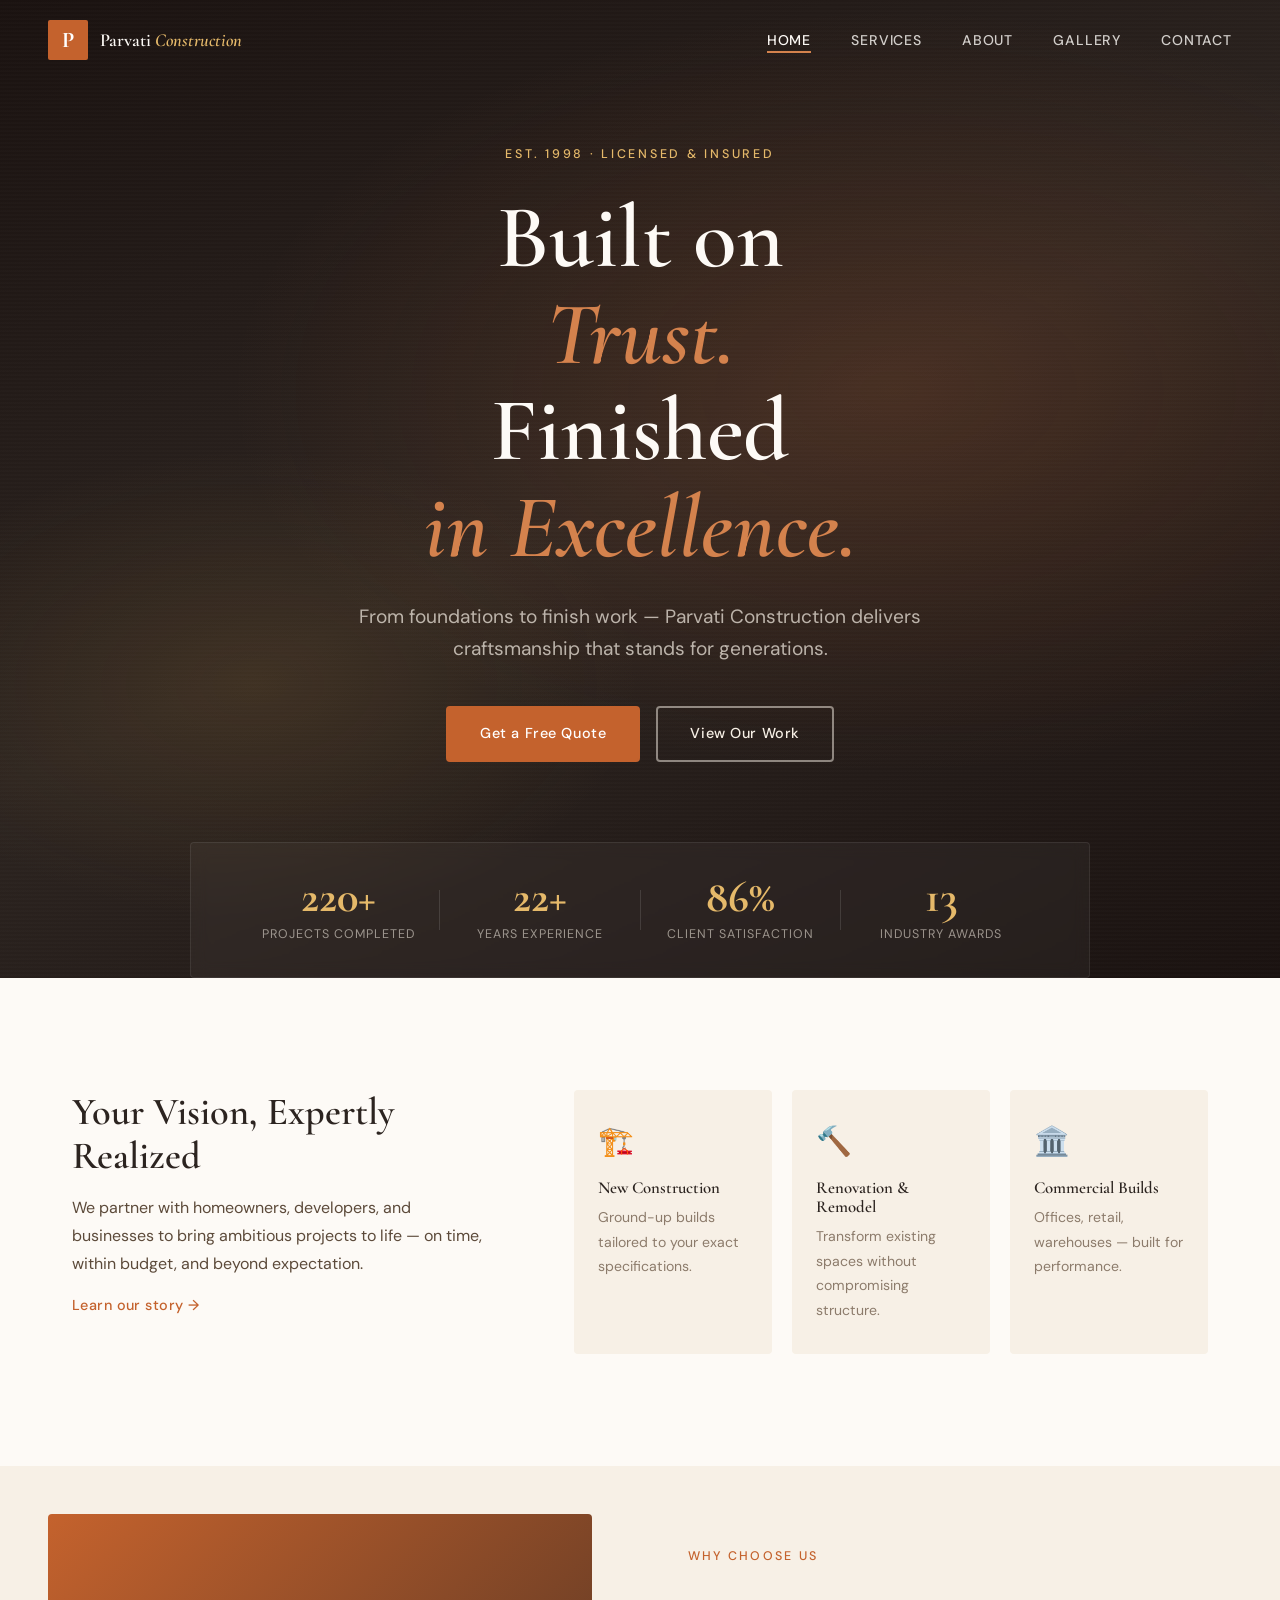
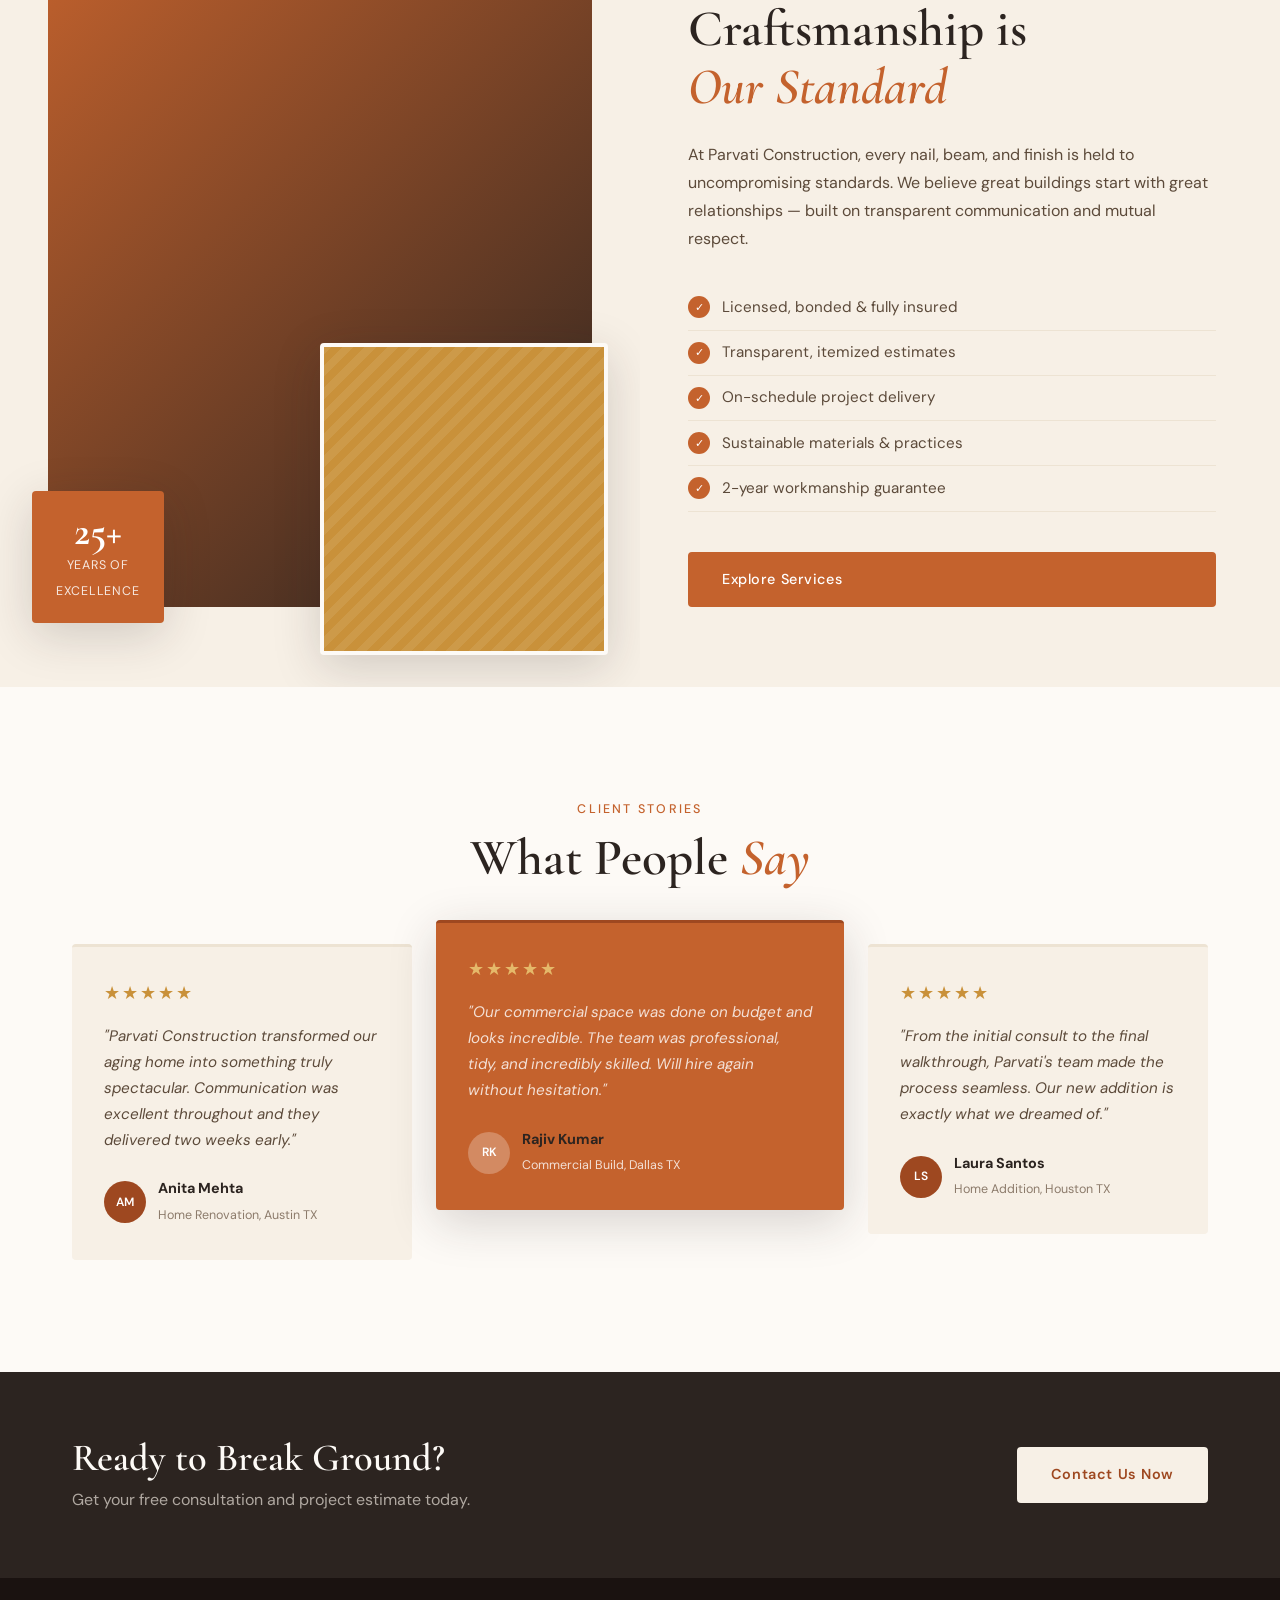
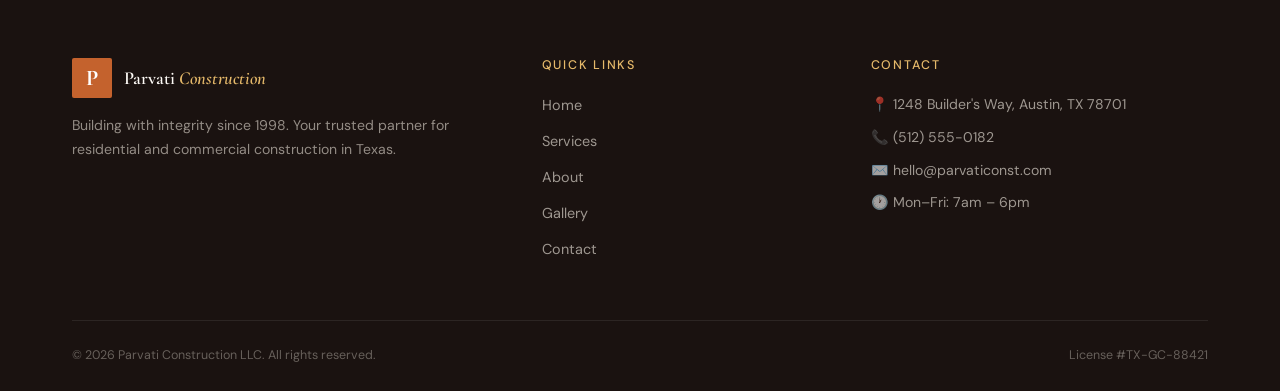
<file: index.html>
<!DOCTYPE html>
<html lang="en">
<head>
  <meta charset="UTF-8" />
  <meta name="viewport" content="width=device-width, initial-scale=1.0"/>
  <title>Parvati Construction – Building with Purpose</title>
  <link rel="stylesheet" href="style.css"/>
  <link href="https://fonts.googleapis.com/css2?family=Cormorant+Garamond:wght@400;500;600;700&family=DM+Sans:wght@300;400;500&display=swap" rel="stylesheet"/>
</head>
<body>

  <!-- NAV -->
  <nav class="nav" id="nav">
    <a href="index.html" class="nav-logo">
      <span class="logo-mark">P</span>
      <span class="logo-text">Parvati <em>Construction</em></span>
    </a>
    <button class="nav-toggle" id="navToggle" aria-label="Menu">
      <span></span><span></span><span></span>
    </button>
    <ul class="nav-links" id="navLinks">
      <li><a href="index.html" class="active">Home</a></li>
      <li><a href="services.html">Services</a></li>
      <li><a href="about.html">About</a></li>
      <li><a href="gallery.html">Gallery</a></li>
      <li><a href="contact.html">Contact</a></li>
    </ul>
  </nav>

  <!-- HERO -->
  <section class="hero">
    <div class="hero-bg">
      <div class="hero-texture"></div>
    </div>
    <div class="hero-content">
      <p class="hero-eyebrow reveal">Est. 1998 · Licensed & Insured</p>
      <h1 class="hero-title reveal">
        <span>Built on</span>
        <em>Trust.</em>
        <span>Finished</span>
        <em>in Excellence.</em>
      </h1>
      <p class="hero-sub reveal">From foundations to finish work — Parvati Construction delivers craftsmanship that stands for generations.</p>
      <div class="hero-cta reveal">
        <a href="contact.html" class="btn btn-primary">Get a Free Quote</a>
        <a href="gallery.html" class="btn btn-ghost">View Our Work</a>
      </div>
    </div>
    <div class="hero-stat-bar reveal">
      <div class="stat"><strong>250+</strong><span>Projects Completed</span></div>
      <div class="stat-divider"></div>
      <div class="stat"><strong>25+</strong><span>Years Experience</span></div>
      <div class="stat-divider"></div>
      <div class="stat"><strong>98%</strong><span>Client Satisfaction</span></div>
      <div class="stat-divider"></div>
      <div class="stat"><strong>15</strong><span>Industry Awards</span></div>
    </div>
  </section>

  <!-- INTRO STRIP -->
  <section class="intro-strip">
    <div class="container">
      <div class="intro-strip-inner">
        <div class="intro-strip-text reveal">
          <h2>Your Vision, Expertly Realized</h2>
          <p>We partner with homeowners, developers, and businesses to bring ambitious projects to life — on time, within budget, and beyond expectation.</p>
          <a href="about.html" class="link-arrow">Learn our story →</a>
        </div>
        <div class="intro-strip-cards">
          <div class="intro-card reveal" style="--d:0.1s">
            <div class="intro-card-icon">🏗️</div>
            <h3>New Construction</h3>
            <p>Ground-up builds tailored to your exact specifications.</p>
          </div>
          <div class="intro-card reveal" style="--d:0.2s">
            <div class="intro-card-icon">🔨</div>
            <h3>Renovation & Remodel</h3>
            <p>Transform existing spaces without compromising structure.</p>
          </div>
          <div class="intro-card reveal" style="--d:0.3s">
            <div class="intro-card-icon">🏛️</div>
            <h3>Commercial Builds</h3>
            <p>Offices, retail, warehouses — built for performance.</p>
          </div>
        </div>
      </div>
    </div>
  </section>

  <!-- FEATURE SECTION -->
  <section class="feature-section">
    <div class="feature-image-col">
      <div class="feature-img-stack">
        <div class="feature-img feature-img-1"></div>
        <div class="feature-img feature-img-2"></div>
        <div class="feature-badge">
          <strong>25+</strong>
          <span>Years of<br>Excellence</span>
        </div>
      </div>
    </div>
    <div class="feature-text-col">
      <p class="section-eyebrow reveal">Why Choose Us</p>
      <h2 class="section-title reveal">Craftsmanship is<br><em>Our Standard</em></h2>
      <p class="reveal">At Parvati Construction, every nail, beam, and finish is held to uncompromising standards. We believe great buildings start with great relationships — built on transparent communication and mutual respect.</p>
      <ul class="feature-list">
        <li class="reveal" style="--d:0.1s"><span class="check">✓</span> Licensed, bonded & fully insured</li>
        <li class="reveal" style="--d:0.2s"><span class="check">✓</span> Transparent, itemized estimates</li>
        <li class="reveal" style="--d:0.3s"><span class="check">✓</span> On-schedule project delivery</li>
        <li class="reveal" style="--d:0.4s"><span class="check">✓</span> Sustainable materials & practices</li>
        <li class="reveal" style="--d:0.5s"><span class="check">✓</span> 2-year workmanship guarantee</li>
      </ul>
      <a href="services.html" class="btn btn-primary reveal" style="--d:0.6s">Explore Services</a>
    </div>
  </section>

  <!-- TESTIMONIALS -->
  <section class="testimonials">
    <div class="container">
      <p class="section-eyebrow reveal center">Client Stories</p>
      <h2 class="section-title reveal center">What People <em>Say</em></h2>
      <div class="testimonial-grid">
        <div class="testimonial-card reveal" style="--d:0.1s">
          <div class="stars">★★★★★</div>
          <p>"Parvati Construction transformed our aging home into something truly spectacular. Communication was excellent throughout and they delivered two weeks early."</p>
          <div class="testimonial-author">
            <div class="author-avatar">AM</div>
            <div>
              <strong>Anita Mehta</strong>
              <span>Home Renovation, Austin TX</span>
            </div>
          </div>
        </div>
        <div class="testimonial-card reveal featured-testimonial" style="--d:0.2s">
          <div class="stars">★★★★★</div>
          <p>"Our commercial space was done on budget and looks incredible. The team was professional, tidy, and incredibly skilled. Will hire again without hesitation."</p>
          <div class="testimonial-author">
            <div class="author-avatar">RK</div>
            <div>
              <strong>Rajiv Kumar</strong>
              <span>Commercial Build, Dallas TX</span>
            </div>
          </div>
        </div>
        <div class="testimonial-card reveal" style="--d:0.3s">
          <div class="stars">★★★★★</div>
          <p>"From the initial consult to the final walkthrough, Parvati's team made the process seamless. Our new addition is exactly what we dreamed of."</p>
          <div class="testimonial-author">
            <div class="author-avatar">LS</div>
            <div>
              <strong>Laura Santos</strong>
              <span>Home Addition, Houston TX</span>
            </div>
          </div>
        </div>
      </div>
    </div>
  </section>

  <!-- CTA BAND -->
  <section class="cta-band">
    <div class="container">
      <div class="cta-band-inner reveal">
        <div>
          <h2>Ready to Break Ground?</h2>
          <p>Get your free consultation and project estimate today.</p>
        </div>
        <a href="contact.html" class="btn btn-light">Contact Us Now</a>
      </div>
    </div>
  </section>

  <!-- FOOTER -->
  <footer class="footer">
    <div class="container">
      <div class="footer-grid">
        <div class="footer-brand">
          <div class="nav-logo">
            <span class="logo-mark">P</span>
            <span class="logo-text">Parvati <em>Construction</em></span>
          </div>
          <p>Building with integrity since 1998. Your trusted partner for residential and commercial construction in Texas.</p>
        </div>
        <div class="footer-links">
          <h4>Quick Links</h4>
          <ul>
            <li><a href="index.html">Home</a></li>
            <li><a href="services.html">Services</a></li>
            <li><a href="about.html">About</a></li>
            <li><a href="gallery.html">Gallery</a></li>
            <li><a href="contact.html">Contact</a></li>
          </ul>
        </div>
        <div class="footer-contact">
          <h4>Contact</h4>
          <p>📍 1248 Builder's Way, Austin, TX 78701</p>
          <p>📞 (512) 555-0182</p>
          <p>✉️ hello@parvaticonst.com</p>
          <p>🕐 Mon–Fri: 7am – 6pm</p>
        </div>
      </div>
      <div class="footer-bottom">
        <p>© 2026 Parvati Construction LLC. All rights reserved.</p>
        <p>License #TX-GC-88421</p>
      </div>
    </div>
  </footer>

  <script src="main.js"></script>
</body>
</html>
</file>
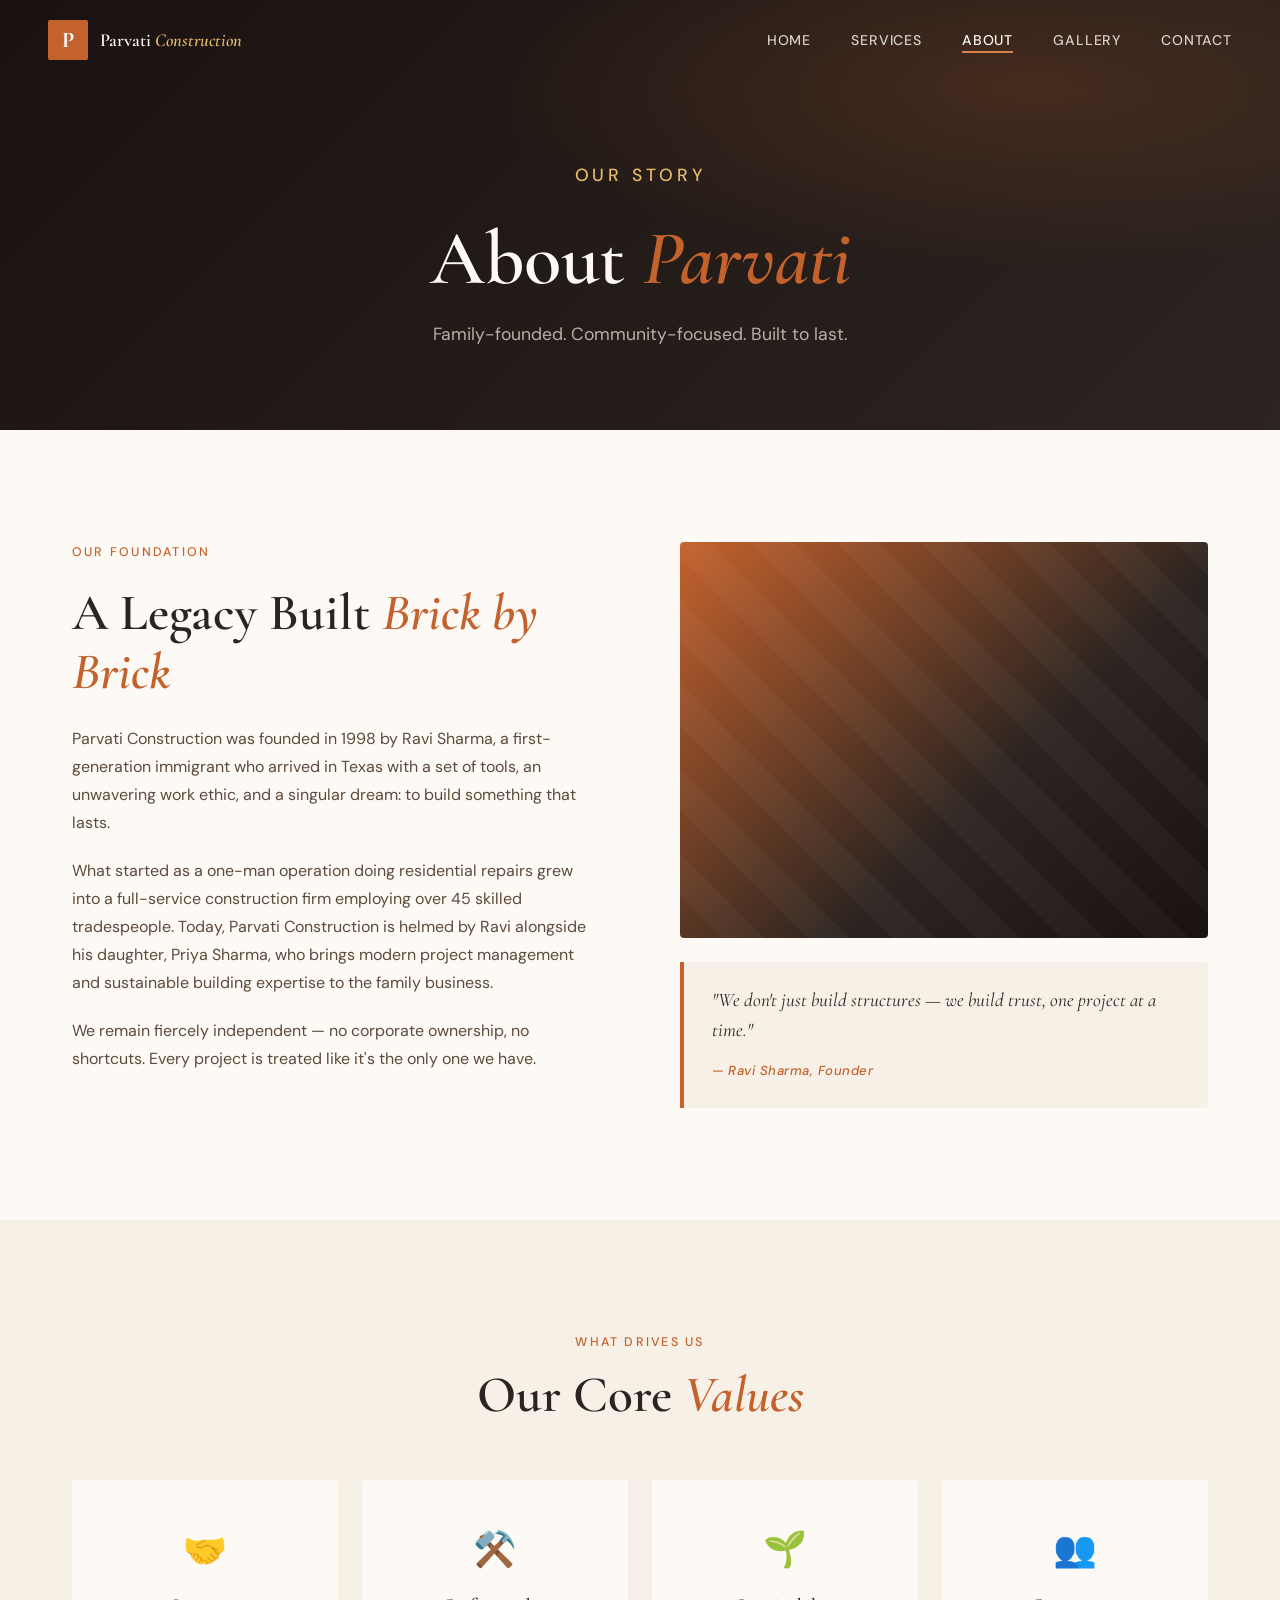
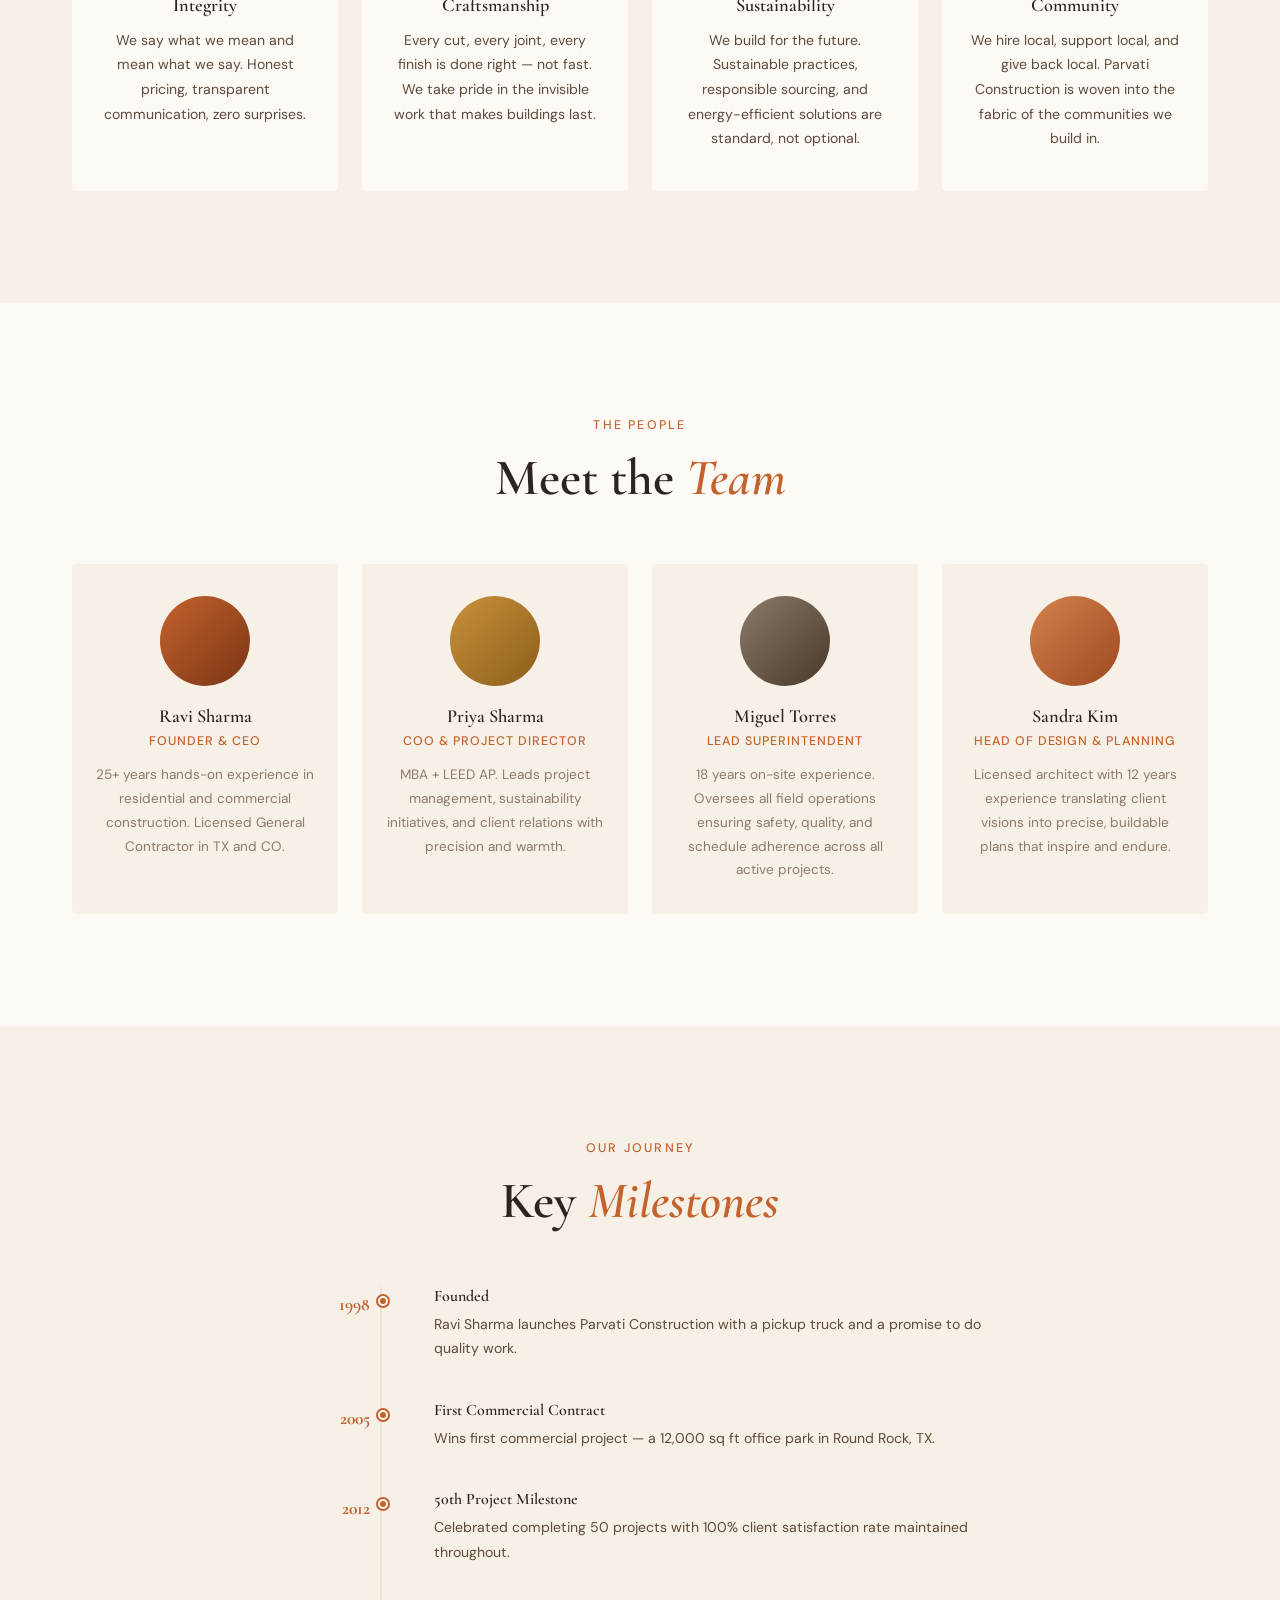
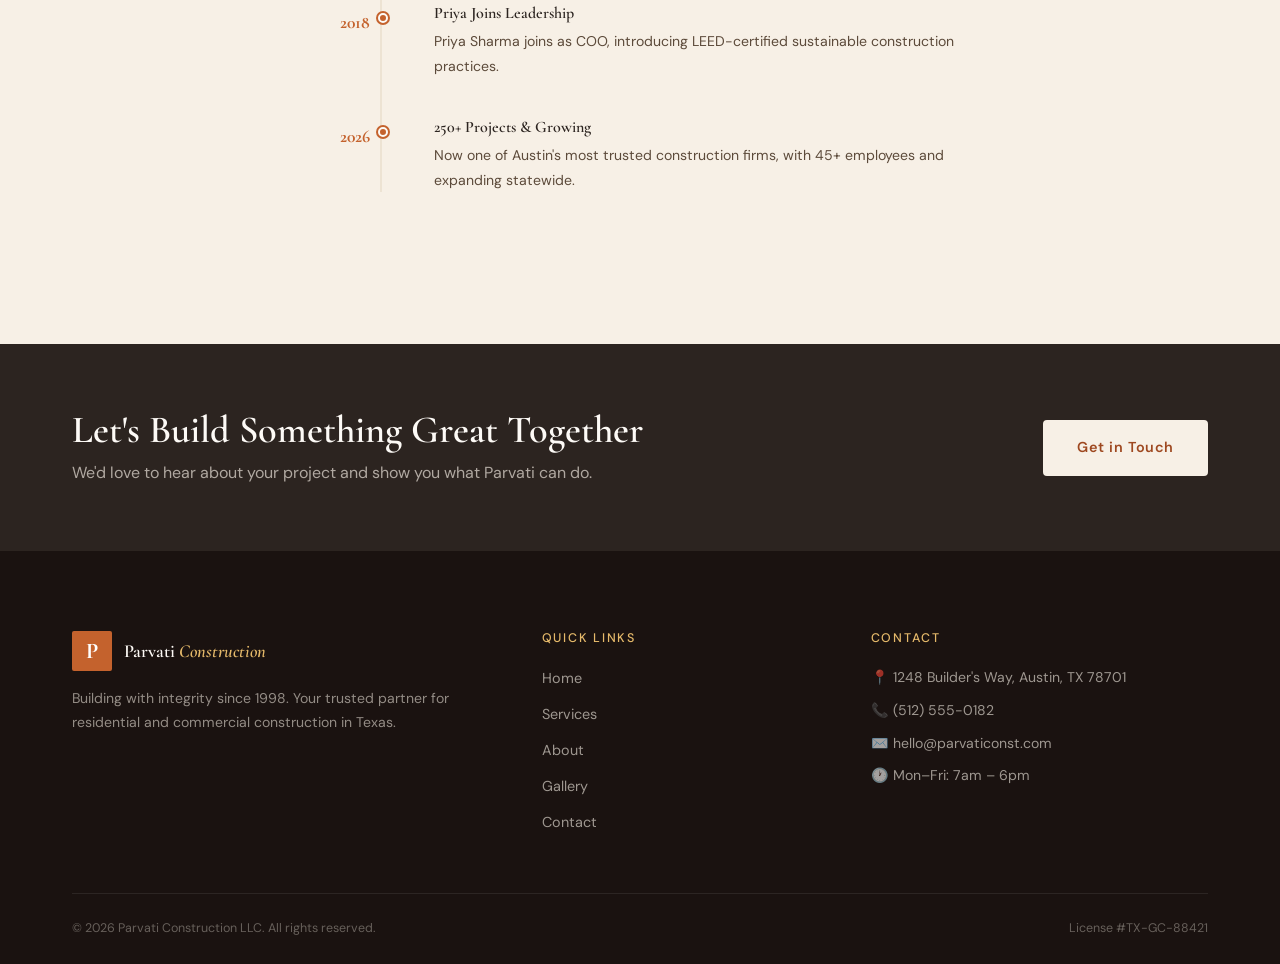
<file: about.html>
<!DOCTYPE html>
<html lang="en">
<head>
  <meta charset="UTF-8" />
  <meta name="viewport" content="width=device-width, initial-scale=1.0"/>
  <title>About – Parvati Construction</title>
  <link rel="stylesheet" href="style.css"/>
  <link href="https://fonts.googleapis.com/css2?family=Cormorant+Garamond:wght@400;500;600;700&family=DM+Sans:wght@300;400;500&display=swap" rel="stylesheet"/>
</head>
<body>

  <nav class="nav" id="nav">
    <a href="index.html" class="nav-logo">
      <span class="logo-mark">P</span>
      <span class="logo-text">Parvati <em>Construction</em></span>
    </a>
    <button class="nav-toggle" id="navToggle" aria-label="Menu">
      <span></span><span></span><span></span>
    </button>
    <ul class="nav-links" id="navLinks">
      <li><a href="index.html">Home</a></li>
      <li><a href="services.html">Services</a></li>
      <li><a href="about.html" class="active">About</a></li>
      <li><a href="gallery.html">Gallery</a></li>
      <li><a href="contact.html">Contact</a></li>
    </ul>
  </nav>

  <section class="page-hero">
    <div class="page-hero-content">
      <p class="hero-eyebrow reveal">Our Story</p>
      <h1 class="reveal">About <em>Parvati</em></h1>
      <p class="reveal">Family-founded. Community-focused. Built to last.</p>
    </div>
  </section>

  <!-- STORY SECTION -->
  <section class="about-story">
    <div class="container">
      <div class="about-story-grid">
        <div class="about-text">
          <p class="section-eyebrow reveal">Our Foundation</p>
          <h2 class="section-title reveal">A Legacy Built <em>Brick by Brick</em></h2>
          <p class="reveal">Parvati Construction was founded in 1998 by Ravi Sharma, a first-generation immigrant who arrived in Texas with a set of tools, an unwavering work ethic, and a singular dream: to build something that lasts.</p>
          <p class="reveal">What started as a one-man operation doing residential repairs grew into a full-service construction firm employing over 45 skilled tradespeople. Today, Parvati Construction is helmed by Ravi alongside his daughter, Priya Sharma, who brings modern project management and sustainable building expertise to the family business.</p>
          <p class="reveal">We remain fiercely independent — no corporate ownership, no shortcuts. Every project is treated like it's the only one we have.</p>
        </div>
        <div class="about-image-col reveal">
          <div class="about-img-main"></div>
          <div class="about-quote-block">
            <blockquote>"We don't just build structures — we build trust, one project at a time."</blockquote>
            <cite>— Ravi Sharma, Founder</cite>
          </div>
        </div>
      </div>
    </div>
  </section>

  <!-- VALUES -->
  <section class="values-section">
    <div class="container">
      <p class="section-eyebrow reveal center">What Drives Us</p>
      <h2 class="section-title reveal center">Our Core <em>Values</em></h2>
      <div class="values-grid">
        <div class="value-card reveal" style="--d:0.05s">
          <div class="value-icon">🤝</div>
          <h3>Integrity</h3>
          <p>We say what we mean and mean what we say. Honest pricing, transparent communication, zero surprises.</p>
        </div>
        <div class="value-card reveal" style="--d:0.15s">
          <div class="value-icon">⚒️</div>
          <h3>Craftsmanship</h3>
          <p>Every cut, every joint, every finish is done right — not fast. We take pride in the invisible work that makes buildings last.</p>
        </div>
        <div class="value-card reveal" style="--d:0.25s">
          <div class="value-icon">🌱</div>
          <h3>Sustainability</h3>
          <p>We build for the future. Sustainable practices, responsible sourcing, and energy-efficient solutions are standard, not optional.</p>
        </div>
        <div class="value-card reveal" style="--d:0.35s">
          <div class="value-icon">👥</div>
          <h3>Community</h3>
          <p>We hire local, support local, and give back local. Parvati Construction is woven into the fabric of the communities we build in.</p>
        </div>
      </div>
    </div>
  </section>

  <!-- TEAM -->
  <section class="team-section">
    <div class="container">
      <p class="section-eyebrow reveal center">The People</p>
      <h2 class="section-title reveal center">Meet the <em>Team</em></h2>
      <div class="team-grid">
        <div class="team-card reveal" style="--d:0.1s">
          <div class="team-avatar team-avatar-1"></div>
          <h3>Ravi Sharma</h3>
          <span class="team-role">Founder & CEO</span>
          <p>25+ years hands-on experience in residential and commercial construction. Licensed General Contractor in TX and CO.</p>
        </div>
        <div class="team-card reveal" style="--d:0.2s">
          <div class="team-avatar team-avatar-2"></div>
          <h3>Priya Sharma</h3>
          <span class="team-role">COO & Project Director</span>
          <p>MBA + LEED AP. Leads project management, sustainability initiatives, and client relations with precision and warmth.</p>
        </div>
        <div class="team-card reveal" style="--d:0.3s">
          <div class="team-avatar team-avatar-3"></div>
          <h3>Miguel Torres</h3>
          <span class="team-role">Lead Superintendent</span>
          <p>18 years on-site experience. Oversees all field operations ensuring safety, quality, and schedule adherence across all active projects.</p>
        </div>
        <div class="team-card reveal" style="--d:0.4s">
          <div class="team-avatar team-avatar-4"></div>
          <h3>Sandra Kim</h3>
          <span class="team-role">Head of Design & Planning</span>
          <p>Licensed architect with 12 years experience translating client visions into precise, buildable plans that inspire and endure.</p>
        </div>
      </div>
    </div>
  </section>

  <!-- MILESTONES -->
  <section class="milestones-section">
    <div class="container">
      <p class="section-eyebrow reveal center">Our Journey</p>
      <h2 class="section-title reveal center">Key <em>Milestones</em></h2>
      <div class="timeline">
        <div class="timeline-item reveal" style="--d:0.05s">
          <div class="timeline-year">1998</div>
          <div class="timeline-content">
            <h4>Founded</h4>
            <p>Ravi Sharma launches Parvati Construction with a pickup truck and a promise to do quality work.</p>
          </div>
        </div>
        <div class="timeline-item reveal" style="--d:0.15s">
          <div class="timeline-year">2005</div>
          <div class="timeline-content">
            <h4>First Commercial Contract</h4>
            <p>Wins first commercial project — a 12,000 sq ft office park in Round Rock, TX.</p>
          </div>
        </div>
        <div class="timeline-item reveal" style="--d:0.25s">
          <div class="timeline-year">2012</div>
          <div class="timeline-content">
            <h4>50th Project Milestone</h4>
            <p>Celebrated completing 50 projects with 100% client satisfaction rate maintained throughout.</p>
          </div>
        </div>
        <div class="timeline-item reveal" style="--d:0.35s">
          <div class="timeline-year">2018</div>
          <div class="timeline-content">
            <h4>Priya Joins Leadership</h4>
            <p>Priya Sharma joins as COO, introducing LEED-certified sustainable construction practices.</p>
          </div>
        </div>
        <div class="timeline-item reveal" style="--d:0.45s">
          <div class="timeline-year">2026</div>
          <div class="timeline-content">
            <h4>250+ Projects & Growing</h4>
            <p>Now one of Austin's most trusted construction firms, with 45+ employees and expanding statewide.</p>
          </div>
        </div>
      </div>
    </div>
  </section>

  <section class="cta-band">
    <div class="container">
      <div class="cta-band-inner reveal">
        <div>
          <h2>Let's Build Something Great Together</h2>
          <p>We'd love to hear about your project and show you what Parvati can do.</p>
        </div>
        <a href="contact.html" class="btn btn-light">Get in Touch</a>
      </div>
    </div>
  </section>

  <footer class="footer">
    <div class="container">
      <div class="footer-grid">
        <div class="footer-brand">
          <div class="nav-logo">
            <span class="logo-mark">P</span>
            <span class="logo-text">Parvati <em>Construction</em></span>
          </div>
          <p>Building with integrity since 1998. Your trusted partner for residential and commercial construction in Texas.</p>
        </div>
        <div class="footer-links">
          <h4>Quick Links</h4>
          <ul>
            <li><a href="index.html">Home</a></li>
            <li><a href="services.html">Services</a></li>
            <li><a href="about.html">About</a></li>
            <li><a href="gallery.html">Gallery</a></li>
            <li><a href="contact.html">Contact</a></li>
          </ul>
        </div>
        <div class="footer-contact">
          <h4>Contact</h4>
          <p>📍 1248 Builder's Way, Austin, TX 78701</p>
          <p>📞 (512) 555-0182</p>
          <p>✉️ hello@parvaticonst.com</p>
          <p>🕐 Mon–Fri: 7am – 6pm</p>
        </div>
      </div>
      <div class="footer-bottom">
        <p>© 2026 Parvati Construction LLC. All rights reserved.</p>
        <p>License #TX-GC-88421</p>
      </div>
    </div>
  </footer>

  <script src="main.js"></script>
</body>
</html>
</file>
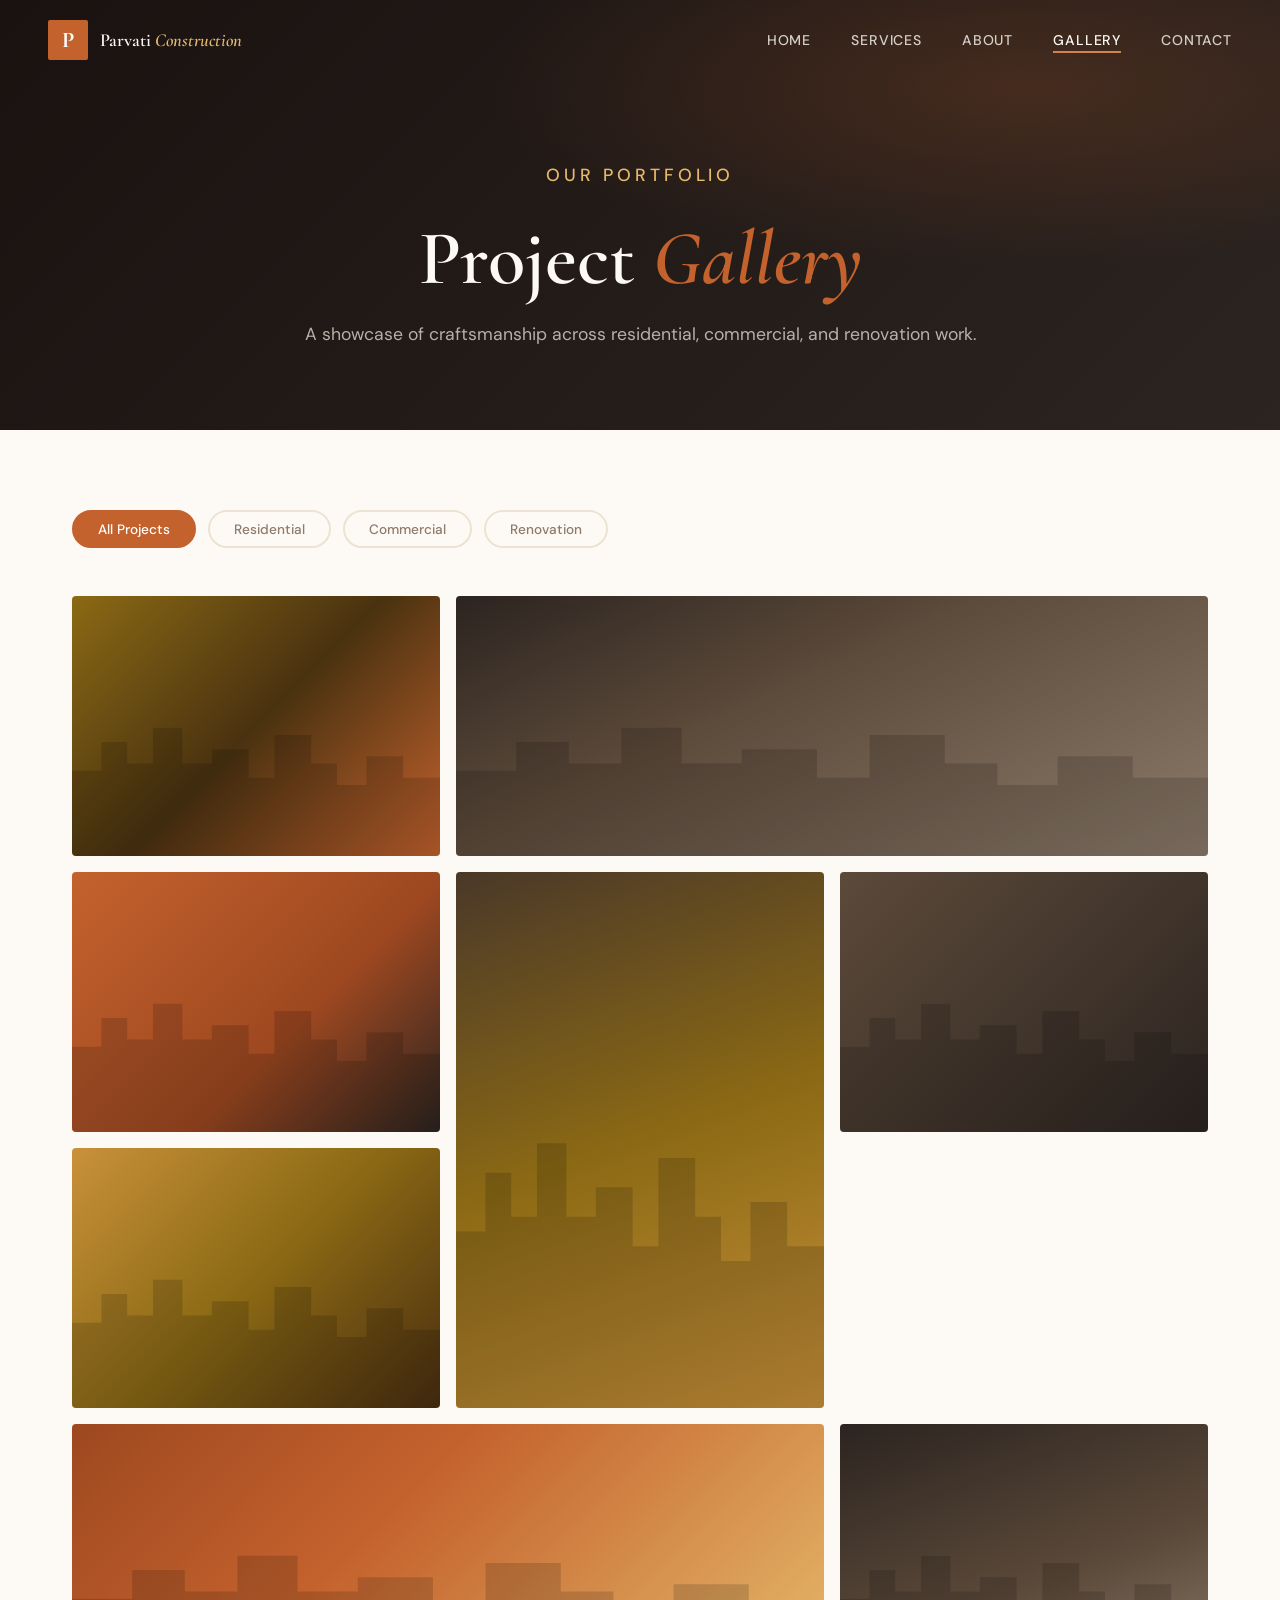
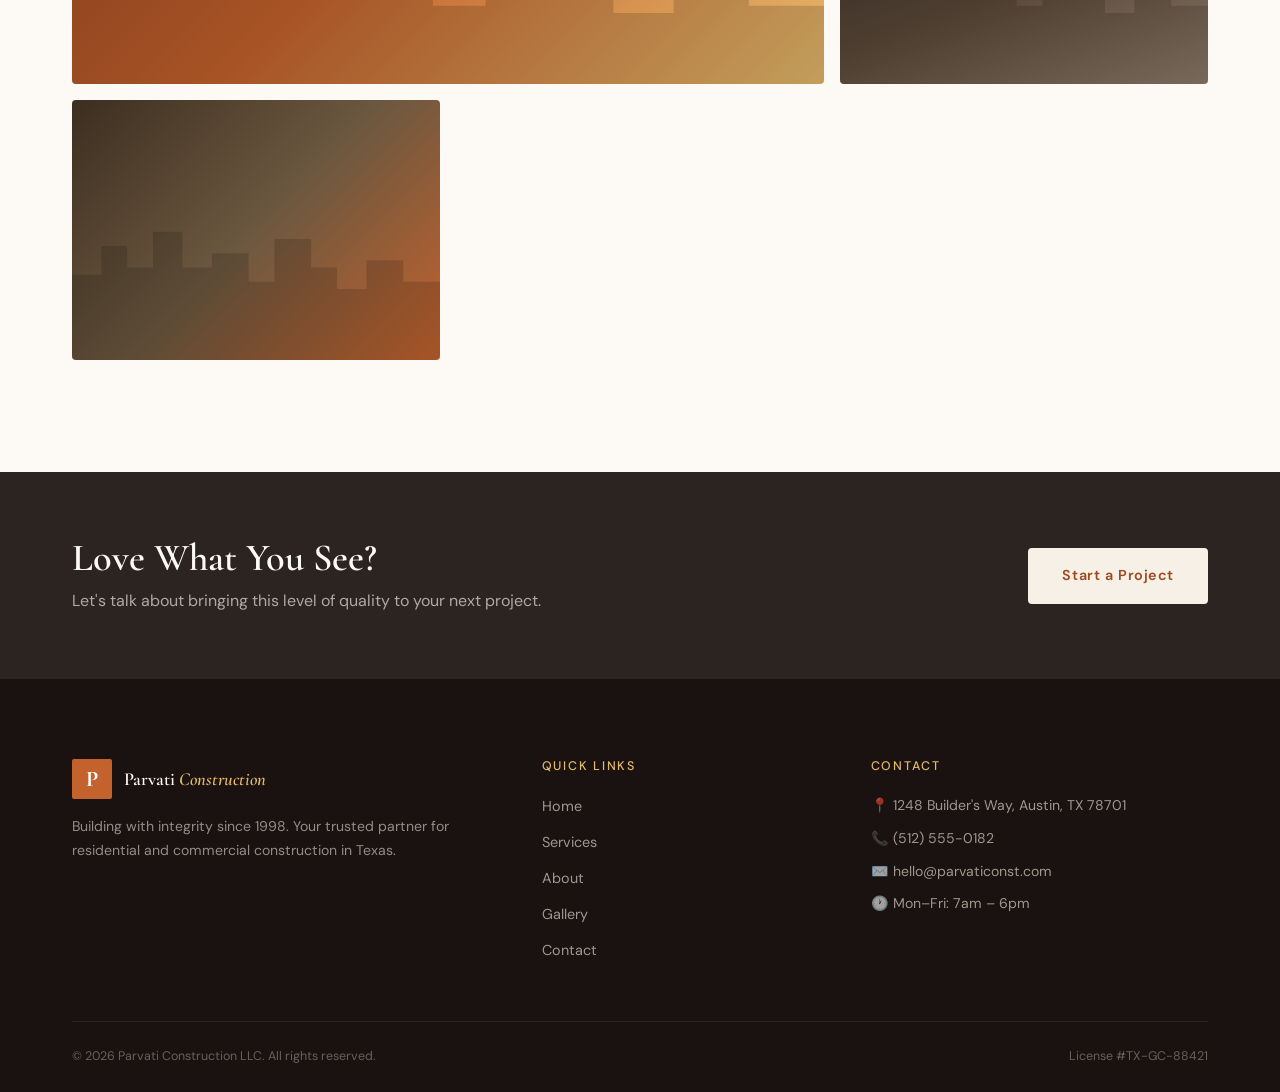
<file: gallery.html>
<!DOCTYPE html>
<html lang="en">
<head>
  <meta charset="UTF-8" />
  <meta name="viewport" content="width=device-width, initial-scale=1.0"/>
  <title>Gallery – Parvati Construction</title>
  <link rel="stylesheet" href="style.css"/>
  <link href="https://fonts.googleapis.com/css2?family=Cormorant+Garamond:wght@400;500;600;700&family=DM+Sans:wght@300;400;500&display=swap" rel="stylesheet"/>
</head>
<body>

  <nav class="nav" id="nav">
    <a href="index.html" class="nav-logo">
      <span class="logo-mark">P</span>
      <span class="logo-text">Parvati <em>Construction</em></span>
    </a>
    <button class="nav-toggle" id="navToggle" aria-label="Menu">
      <span></span><span></span><span></span>
    </button>
    <ul class="nav-links" id="navLinks">
      <li><a href="index.html">Home</a></li>
      <li><a href="services.html">Services</a></li>
      <li><a href="about.html">About</a></li>
      <li><a href="gallery.html" class="active">Gallery</a></li>
      <li><a href="contact.html">Contact</a></li>
    </ul>
  </nav>

  <section class="page-hero">
    <div class="page-hero-content">
      <p class="hero-eyebrow reveal">Our Portfolio</p>
      <h1 class="reveal">Project <em>Gallery</em></h1>
      <p class="reveal">A showcase of craftsmanship across residential, commercial, and renovation work.</p>
    </div>
  </section>

  <!-- FILTER BAR -->
  <section class="gallery-section">
    <div class="container">
      <div class="gallery-filter reveal">
        <button class="filter-btn active" data-filter="all">All Projects</button>
        <button class="filter-btn" data-filter="residential">Residential</button>
        <button class="filter-btn" data-filter="commercial">Commercial</button>
        <button class="filter-btn" data-filter="renovation">Renovation</button>
      </div>

      <div class="gallery-grid" id="galleryGrid">

        <div class="gallery-item residential reveal" style="--d:0.05s" data-category="residential">
          <div class="gallery-img gi-1"></div>
          <div class="gallery-overlay">
            <h4>Cedar Ridge Residence</h4>
            <span>Custom Home · Austin, TX · 2024</span>
          </div>
        </div>

        <div class="gallery-item commercial wide reveal" style="--d:0.1s" data-category="commercial">
          <div class="gallery-img gi-2"></div>
          <div class="gallery-overlay">
            <h4>Meridian Office Park</h4>
            <span>Commercial · Round Rock, TX · 2023</span>
          </div>
        </div>

        <div class="gallery-item renovation reveal" style="--d:0.15s" data-category="renovation">
          <div class="gallery-img gi-3"></div>
          <div class="gallery-overlay">
            <h4>Downtown Loft Remodel</h4>
            <span>Renovation · Austin, TX · 2024</span>
          </div>
        </div>

        <div class="gallery-item residential tall reveal" style="--d:0.2s" data-category="residential">
          <div class="gallery-img gi-4"></div>
          <div class="gallery-overlay">
            <h4>Lakeside Villa</h4>
            <span>Custom Home · Lake Travis, TX · 2023</span>
          </div>
        </div>

        <div class="gallery-item commercial reveal" style="--d:0.25s" data-category="commercial">
          <div class="gallery-img gi-5"></div>
          <div class="gallery-overlay">
            <h4>Westlake Retail Center</h4>
            <span>Commercial · Westlake Hills, TX · 2022</span>
          </div>
        </div>

        <div class="gallery-item renovation reveal" style="--d:0.3s" data-category="renovation">
          <div class="gallery-img gi-6"></div>
          <div class="gallery-overlay">
            <h4>Hyde Park Kitchen Gut</h4>
            <span>Renovation · Austin, TX · 2024</span>
          </div>
        </div>

        <div class="gallery-item residential wide reveal" style="--d:0.35s" data-category="residential">
          <div class="gallery-img gi-7"></div>
          <div class="gallery-overlay">
            <h4>Barton Creek Estate</h4>
            <span>Custom Home · Barton Creek, TX · 2025</span>
          </div>
        </div>

        <div class="gallery-item renovation reveal" style="--d:0.4s" data-category="renovation">
          <div class="gallery-img gi-8"></div>
          <div class="gallery-overlay">
            <h4>Mueller Bungalow Restore</h4>
            <span>Historic Renovation · Austin, TX · 2023</span>
          </div>
        </div>

        <div class="gallery-item commercial reveal" style="--d:0.45s" data-category="commercial">
          <div class="gallery-img gi-9"></div>
          <div class="gallery-overlay">
            <h4>North Campus Warehouse</h4>
            <span>Industrial · Pflugerville, TX · 2022</span>
          </div>
        </div>

      </div>
    </div>
  </section>

  <!-- LIGHTBOX -->
  <div class="lightbox" id="lightbox">
    <button class="lightbox-close" id="lightboxClose">✕</button>
    <div class="lightbox-content" id="lightboxContent"></div>
  </div>

  <section class="cta-band">
    <div class="container">
      <div class="cta-band-inner reveal">
        <div>
          <h2>Love What You See?</h2>
          <p>Let's talk about bringing this level of quality to your next project.</p>
        </div>
        <a href="contact.html" class="btn btn-light">Start a Project</a>
      </div>
    </div>
  </section>

  <footer class="footer">
    <div class="container">
      <div class="footer-grid">
        <div class="footer-brand">
          <div class="nav-logo">
            <span class="logo-mark">P</span>
            <span class="logo-text">Parvati <em>Construction</em></span>
          </div>
          <p>Building with integrity since 1998. Your trusted partner for residential and commercial construction in Texas.</p>
        </div>
        <div class="footer-links">
          <h4>Quick Links</h4>
          <ul>
            <li><a href="index.html">Home</a></li>
            <li><a href="services.html">Services</a></li>
            <li><a href="about.html">About</a></li>
            <li><a href="gallery.html">Gallery</a></li>
            <li><a href="contact.html">Contact</a></li>
          </ul>
        </div>
        <div class="footer-contact">
          <h4>Contact</h4>
          <p>📍 1248 Builder's Way, Austin, TX 78701</p>
          <p>📞 (512) 555-0182</p>
          <p>✉️ hello@parvaticonst.com</p>
          <p>🕐 Mon–Fri: 7am – 6pm</p>
        </div>
      </div>
      <div class="footer-bottom">
        <p>© 2026 Parvati Construction LLC. All rights reserved.</p>
        <p>License #TX-GC-88421</p>
      </div>
    </div>
  </footer>

  <script src="main.js"></script>
</body>
</html>
</file>
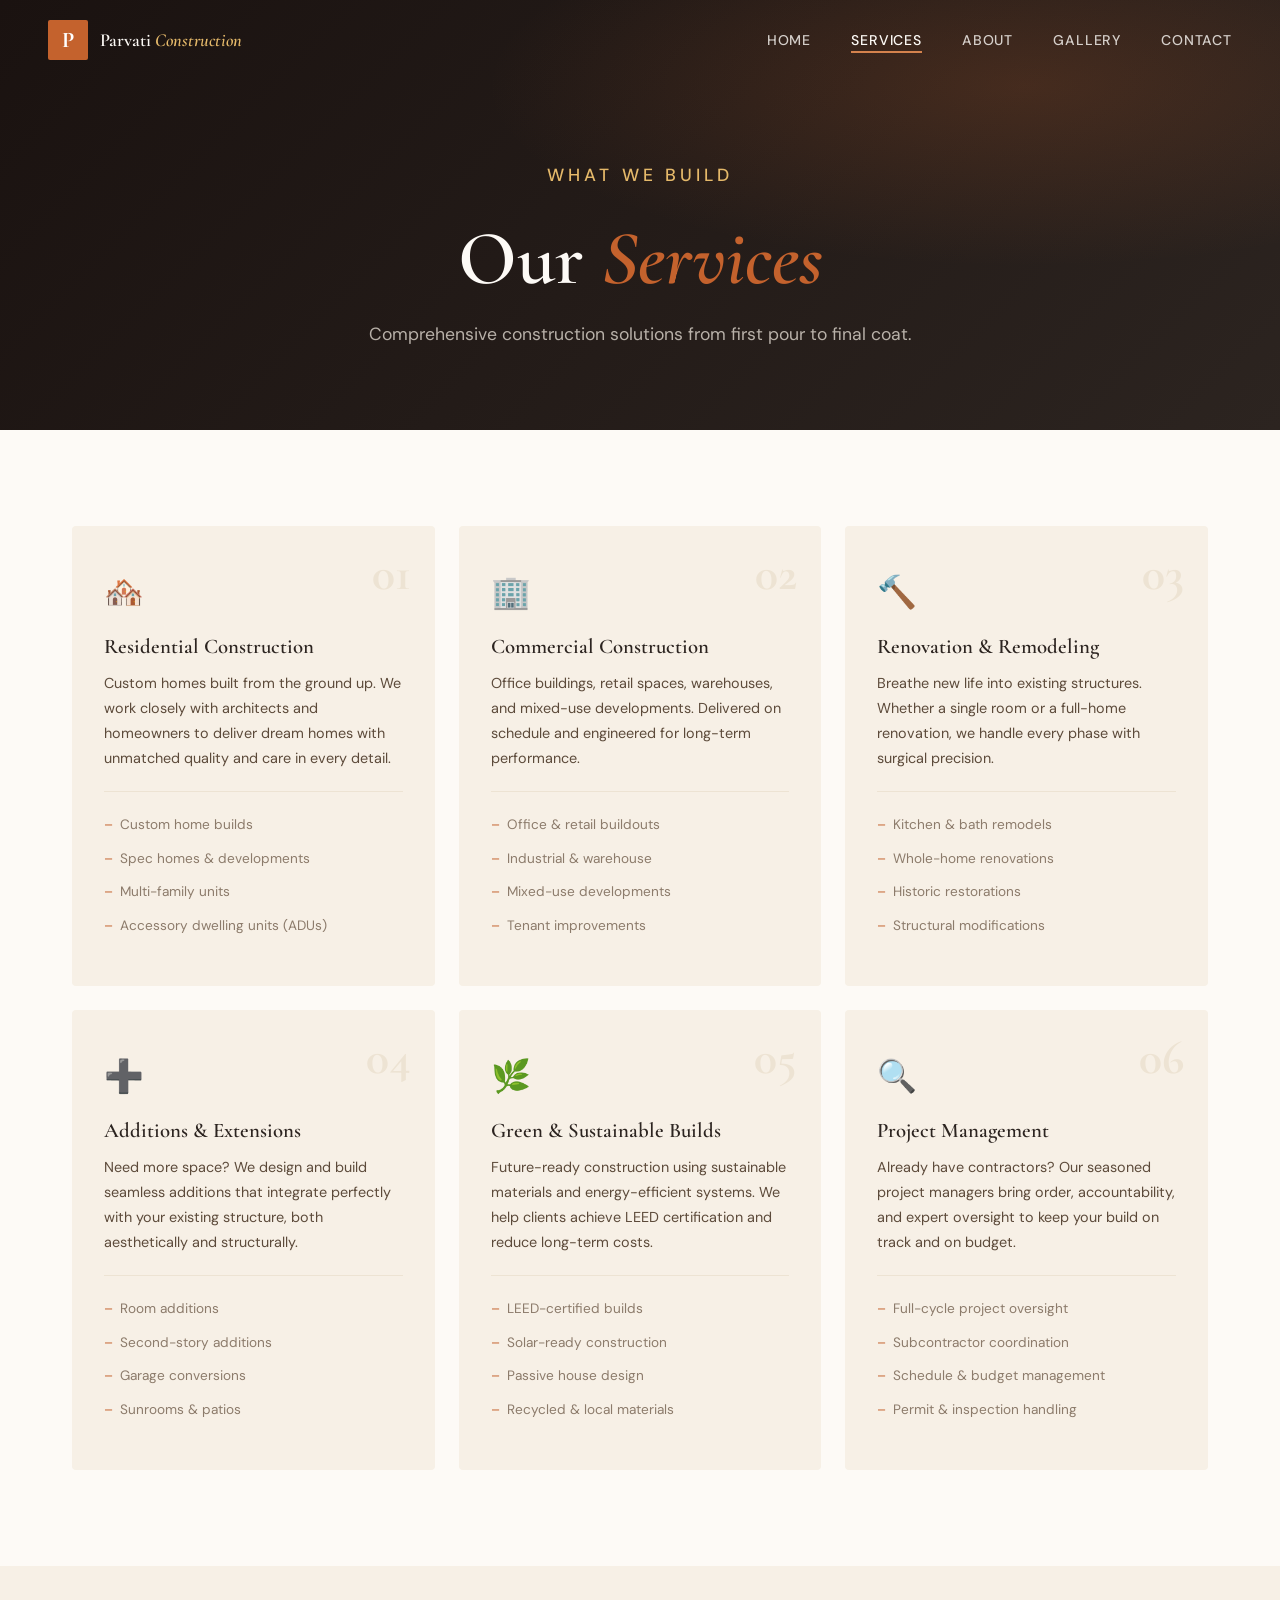
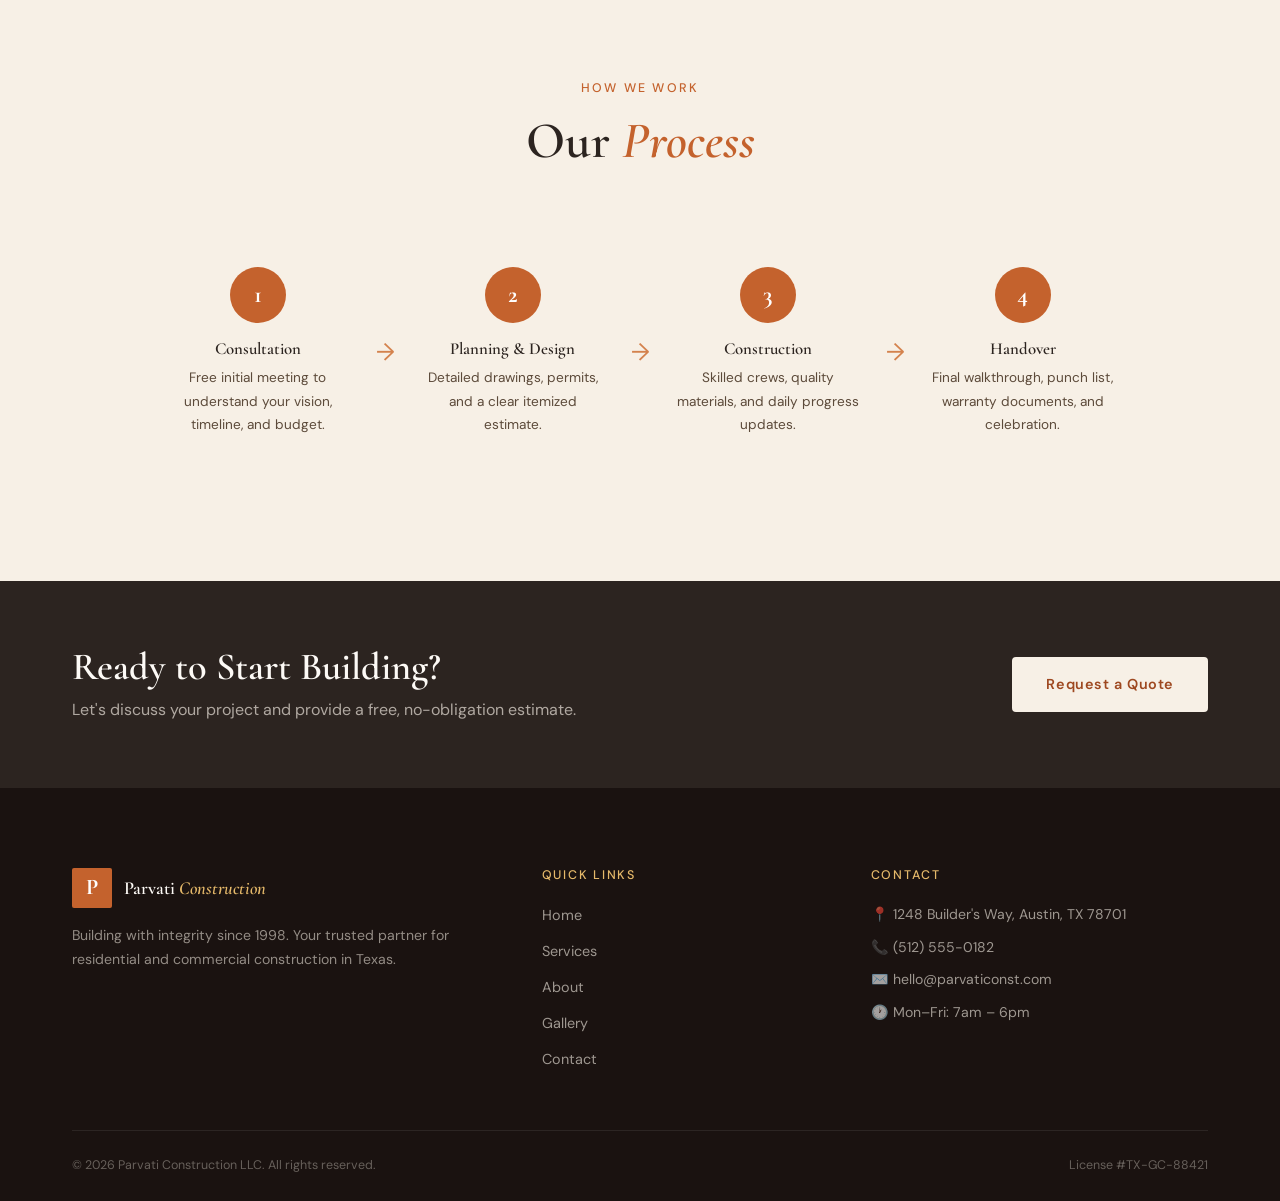
<file: services.html>
<!DOCTYPE html>
<html lang="en">
<head>
  <meta charset="UTF-8" />
  <meta name="viewport" content="width=device-width, initial-scale=1.0"/>
  <title>Services – Parvati Construction</title>
  <link rel="stylesheet" href="style.css"/>
  <link href="https://fonts.googleapis.com/css2?family=Cormorant+Garamond:wght@400;500;600;700&family=DM+Sans:wght@300;400;500&display=swap" rel="stylesheet"/>
</head>
<body>

  <nav class="nav" id="nav">
    <a href="index.html" class="nav-logo">
      <span class="logo-mark">P</span>
      <span class="logo-text">Parvati <em>Construction</em></span>
    </a>
    <button class="nav-toggle" id="navToggle" aria-label="Menu">
      <span></span><span></span><span></span>
    </button>
    <ul class="nav-links" id="navLinks">
      <li><a href="index.html">Home</a></li>
      <li><a href="services.html" class="active">Services</a></li>
      <li><a href="about.html">About</a></li>
      <li><a href="gallery.html">Gallery</a></li>
      <li><a href="contact.html">Contact</a></li>
    </ul>
  </nav>

  <!-- PAGE HERO -->
  <section class="page-hero">
    <div class="page-hero-content">
      <p class="hero-eyebrow reveal">What We Build</p>
      <h1 class="reveal">Our <em>Services</em></h1>
      <p class="reveal">Comprehensive construction solutions from first pour to final coat.</p>
    </div>
  </section>

  <!-- SERVICES GRID -->
  <section class="services-section">
    <div class="container">
      <div class="services-grid">

        <div class="service-card reveal" style="--d:0.05s">
          <div class="service-number">01</div>
          <div class="service-icon">🏘️</div>
          <h3>Residential Construction</h3>
          <p>Custom homes built from the ground up. We work closely with architects and homeowners to deliver dream homes with unmatched quality and care in every detail.</p>
          <ul class="service-list">
            <li>Custom home builds</li>
            <li>Spec homes & developments</li>
            <li>Multi-family units</li>
            <li>Accessory dwelling units (ADUs)</li>
          </ul>
        </div>

        <div class="service-card reveal" style="--d:0.1s">
          <div class="service-number">02</div>
          <div class="service-icon">🏢</div>
          <h3>Commercial Construction</h3>
          <p>Office buildings, retail spaces, warehouses, and mixed-use developments. Delivered on schedule and engineered for long-term performance.</p>
          <ul class="service-list">
            <li>Office & retail buildouts</li>
            <li>Industrial & warehouse</li>
            <li>Mixed-use developments</li>
            <li>Tenant improvements</li>
          </ul>
        </div>

        <div class="service-card reveal" style="--d:0.15s">
          <div class="service-number">03</div>
          <div class="service-icon">🔨</div>
          <h3>Renovation & Remodeling</h3>
          <p>Breathe new life into existing structures. Whether a single room or a full-home renovation, we handle every phase with surgical precision.</p>
          <ul class="service-list">
            <li>Kitchen & bath remodels</li>
            <li>Whole-home renovations</li>
            <li>Historic restorations</li>
            <li>Structural modifications</li>
          </ul>
        </div>

        <div class="service-card reveal" style="--d:0.2s">
          <div class="service-number">04</div>
          <div class="service-icon">➕</div>
          <h3>Additions & Extensions</h3>
          <p>Need more space? We design and build seamless additions that integrate perfectly with your existing structure, both aesthetically and structurally.</p>
          <ul class="service-list">
            <li>Room additions</li>
            <li>Second-story additions</li>
            <li>Garage conversions</li>
            <li>Sunrooms & patios</li>
          </ul>
        </div>

        <div class="service-card reveal" style="--d:0.25s">
          <div class="service-number">05</div>
          <div class="service-icon">🌿</div>
          <h3>Green & Sustainable Builds</h3>
          <p>Future-ready construction using sustainable materials and energy-efficient systems. We help clients achieve LEED certification and reduce long-term costs.</p>
          <ul class="service-list">
            <li>LEED-certified builds</li>
            <li>Solar-ready construction</li>
            <li>Passive house design</li>
            <li>Recycled & local materials</li>
          </ul>
        </div>

        <div class="service-card reveal" style="--d:0.3s">
          <div class="service-number">06</div>
          <div class="service-icon">🔍</div>
          <h3>Project Management</h3>
          <p>Already have contractors? Our seasoned project managers bring order, accountability, and expert oversight to keep your build on track and on budget.</p>
          <ul class="service-list">
            <li>Full-cycle project oversight</li>
            <li>Subcontractor coordination</li>
            <li>Schedule & budget management</li>
            <li>Permit & inspection handling</li>
          </ul>
        </div>

      </div>
    </div>
  </section>

  <!-- PROCESS SECTION -->
  <section class="process-section">
    <div class="container">
      <p class="section-eyebrow reveal center">How We Work</p>
      <h2 class="section-title reveal center">Our <em>Process</em></h2>
      <div class="process-steps">
        <div class="process-step reveal" style="--d:0.05s">
          <div class="step-num">1</div>
          <h4>Consultation</h4>
          <p>Free initial meeting to understand your vision, timeline, and budget.</p>
        </div>
        <div class="process-arrow">→</div>
        <div class="process-step reveal" style="--d:0.15s">
          <div class="step-num">2</div>
          <h4>Planning & Design</h4>
          <p>Detailed drawings, permits, and a clear itemized estimate.</p>
        </div>
        <div class="process-arrow">→</div>
        <div class="process-step reveal" style="--d:0.25s">
          <div class="step-num">3</div>
          <h4>Construction</h4>
          <p>Skilled crews, quality materials, and daily progress updates.</p>
        </div>
        <div class="process-arrow">→</div>
        <div class="process-step reveal" style="--d:0.35s">
          <div class="step-num">4</div>
          <h4>Handover</h4>
          <p>Final walkthrough, punch list, warranty documents, and celebration.</p>
        </div>
      </div>
    </div>
  </section>

  <!-- CTA BAND -->
  <section class="cta-band">
    <div class="container">
      <div class="cta-band-inner reveal">
        <div>
          <h2>Ready to Start Building?</h2>
          <p>Let's discuss your project and provide a free, no-obligation estimate.</p>
        </div>
        <a href="contact.html" class="btn btn-light">Request a Quote</a>
      </div>
    </div>
  </section>

  <footer class="footer">
    <div class="container">
      <div class="footer-grid">
        <div class="footer-brand">
          <div class="nav-logo">
            <span class="logo-mark">P</span>
            <span class="logo-text">Parvati <em>Construction</em></span>
          </div>
          <p>Building with integrity since 1998. Your trusted partner for residential and commercial construction in Texas.</p>
        </div>
        <div class="footer-links">
          <h4>Quick Links</h4>
          <ul>
            <li><a href="index.html">Home</a></li>
            <li><a href="services.html">Services</a></li>
            <li><a href="about.html">About</a></li>
            <li><a href="gallery.html">Gallery</a></li>
            <li><a href="contact.html">Contact</a></li>
          </ul>
        </div>
        <div class="footer-contact">
          <h4>Contact</h4>
          <p>📍 1248 Builder's Way, Austin, TX 78701</p>
          <p>📞 (512) 555-0182</p>
          <p>✉️ hello@parvaticonst.com</p>
          <p>🕐 Mon–Fri: 7am – 6pm</p>
        </div>
      </div>
      <div class="footer-bottom">
        <p>© 2026 Parvati Construction LLC. All rights reserved.</p>
        <p>License #TX-GC-88421</p>
      </div>
    </div>
  </footer>

  <script src="main.js"></script>
</body>
</html>
</file>
<file: style.css>
/* =========================================
   PARVATI CONSTRUCTION — MASTER STYLESHEET
   Warm editorial aesthetic
   ========================================= */

:root {
  --clay:       #C4622D;
  --clay-light: #D4824D;
  --clay-dark:  #9E4820;
  --cream:      #F7F0E6;
  --cream-dark: #EDE3D3;
  --stone:      #8C7B6B;
  --charcoal:   #2C2420;
  --dark:       #1A1210;
  --warm-mid:   #5C4A3A;
  --gold:       #C9913A;
  --gold-light: #E5B96A;
  --white:      #FDFAF6;

  --font-display: 'Cormorant Garamond', Georgia, serif;
  --font-body:    'DM Sans', sans-serif;

  --nav-h: 80px;
  --radius: 4px;
  --shadow: 0 4px 24px rgba(44,36,32,0.10);
  --shadow-lg: 0 12px 48px rgba(44,36,32,0.18);

  --transition: 0.35s cubic-bezier(0.25, 0.46, 0.45, 0.94);
}

/* ─── RESET ─── */
*, *::before, *::after { box-sizing: border-box; margin: 0; padding: 0; }
html { scroll-behavior: smooth; font-size: 16px; }
body {
  font-family: var(--font-body);
  background: var(--white);
  color: var(--charcoal);
  line-height: 1.65;
  overflow-x: hidden;
}
img { max-width: 100%; display: block; }
a { text-decoration: none; color: inherit; }
ul { list-style: none; }
button { cursor: pointer; border: none; background: none; font-family: inherit; }
select, input, textarea { font-family: inherit; }

/* ─── UTILITIES ─── */
.container {
  max-width: 1200px;
  margin: 0 auto;
  padding: 0 2rem;
}
.center { text-align: center; }

/* ─── REVEAL ANIMATIONS ─── */
.reveal {
  opacity: 0;
  transform: translateY(28px);
  transition: opacity 0.7s ease var(--d, 0s), transform 0.7s ease var(--d, 0s);
}
.reveal.visible {
  opacity: 1;
  transform: none;
}

/* ─── TYPOGRAPHY ─── */
h1, h2, h3, h4 { font-family: var(--font-display); font-weight: 600; line-height: 1.15; }
h1 { font-size: clamp(2.8rem, 6vw, 5rem); }
h2 { font-size: clamp(2rem, 4vw, 3.2rem); }
h3 { font-size: clamp(1.3rem, 2vw, 1.7rem); }
em { font-style: italic; color: var(--clay); }
.section-eyebrow {
  font-family: var(--font-body);
  font-size: 0.78rem;
  font-weight: 500;
  letter-spacing: 0.18em;
  text-transform: uppercase;
  color: var(--clay);
  display: block;
  margin-bottom: 0.75rem;
}
.section-title { margin-bottom: 1.5rem; }
p { color: var(--warm-mid); line-height: 1.75; }

/* ─── BUTTONS ─── */
.btn {
  display: inline-flex;
  align-items: center;
  gap: 0.5rem;
  padding: 0.875rem 2rem;
  border-radius: var(--radius);
  font-size: 0.9rem;
  font-weight: 500;
  letter-spacing: 0.04em;
  transition: all var(--transition);
  white-space: nowrap;
}
.btn-primary {
  background: var(--clay);
  color: #fff;
  border: 2px solid var(--clay);
}
.btn-primary:hover {
  background: var(--clay-dark);
  border-color: var(--clay-dark);
  transform: translateY(-2px);
  box-shadow: 0 6px 20px rgba(196,98,45,0.35);
}
.btn-ghost {
  background: transparent;
  color: var(--cream);
  border: 2px solid rgba(247,240,230,0.5);
}
.btn-ghost:hover {
  background: rgba(247,240,230,0.12);
  border-color: var(--cream);
}
.btn-light {
  background: var(--cream);
  color: var(--clay-dark);
  border: 2px solid var(--cream);
  font-weight: 600;
}
.btn-light:hover {
  background: var(--white);
  transform: translateY(-2px);
  box-shadow: 0 6px 20px rgba(0,0,0,0.15);
}
.btn-full { width: 100%; justify-content: center; }
.link-arrow {
  display: inline-block;
  color: var(--clay);
  font-weight: 500;
  font-size: 0.9rem;
  letter-spacing: 0.03em;
  margin-top: 1rem;
  transition: gap var(--transition);
}
.link-arrow:hover { letter-spacing: 0.06em; }

/* ═══════════════════════
   NAVIGATION
═══════════════════════ */
.nav {
  position: fixed;
  top: 0; left: 0; right: 0;
  z-index: 100;
  height: var(--nav-h);
  display: flex;
  align-items: center;
  justify-content: space-between;
  padding: 0 3rem;
  transition: background var(--transition), box-shadow var(--transition);
}
.nav.scrolled {
  background: var(--dark);
  box-shadow: 0 2px 24px rgba(0,0,0,0.25);
}
.nav-logo {
  display: flex;
  align-items: center;
  gap: 0.75rem;
  color: var(--white);
}
.logo-mark {
  width: 40px; height: 40px;
  background: var(--clay);
  color: #fff;
  border-radius: 2px;
  display: flex;
  align-items: center;
  justify-content: center;
  font-family: var(--font-display);
  font-size: 1.4rem;
  font-weight: 700;
  flex-shrink: 0;
}
.logo-text {
  font-family: var(--font-display);
  font-size: 1.15rem;
  font-weight: 600;
  line-height: 1.1;
  color: var(--white);
}
.logo-text em { color: var(--gold-light); font-style: italic; }

.nav-links {
  display: flex;
  align-items: center;
  gap: 2.5rem;
}
.nav-links a {
  color: rgba(253,250,246,0.8);
  font-size: 0.88rem;
  letter-spacing: 0.06em;
  text-transform: uppercase;
  font-weight: 500;
  transition: color var(--transition);
  position: relative;
}
.nav-links a::after {
  content: '';
  position: absolute;
  bottom: -4px; left: 0; right: 100%;
  height: 1.5px;
  background: var(--clay-light);
  transition: right var(--transition);
}
.nav-links a:hover::after,
.nav-links a.active::after { right: 0; }
.nav-links a.active,
.nav-links a:hover { color: var(--white); }

.nav-toggle {
  display: none;
  flex-direction: column;
  gap: 5px;
  padding: 4px;
}
.nav-toggle span {
  display: block;
  width: 24px; height: 2px;
  background: var(--white);
  border-radius: 2px;
  transition: all 0.3s;
}

/* ═══════════════════════
   HERO (HOME)
═══════════════════════ */
.hero {
  min-height: 100vh;
  display: flex;
  flex-direction: column;
  align-items: center;
  justify-content: center;
  position: relative;
  padding: calc(var(--nav-h) + 4rem) 2rem 0;
  overflow: hidden;
  background: var(--dark);
}
.hero-bg {
  position: absolute;
  inset: 0;
  background:
    radial-gradient(ellipse 80% 60% at 70% 40%, rgba(196,98,45,0.18) 0%, transparent 65%),
    radial-gradient(ellipse 50% 40% at 20% 70%, rgba(201,145,58,0.12) 0%, transparent 60%),
    linear-gradient(155deg, #1A1210 0%, #2C2420 50%, #1A1210 100%);
}
.hero-texture {
  position: absolute;
  inset: 0;
  background-image:
    repeating-linear-gradient(
      0deg, transparent, transparent 2px,
      rgba(255,255,255,0.012) 2px, rgba(255,255,255,0.012) 4px
    );
}
.hero-content {
  position: relative;
  z-index: 2;
  max-width: 900px;
  margin: 0 auto;
  text-align: center;
}
.hero-eyebrow {
  font-size: 0.78rem;
  letter-spacing: 0.22em;
  text-transform: uppercase;
  color: var(--gold-light);
  font-weight: 500;
  margin-bottom: 1.5rem;
}
.hero-title {
  font-size: clamp(3rem, 7vw, 6rem);
  color: var(--white);
  line-height: 1.08;
  margin-bottom: 1.5rem;
  font-weight: 600;
}
.hero-title span { display: block; }
.hero-title em { color: var(--clay-light); font-style: italic; }
.hero-sub {
  font-size: clamp(1rem, 1.5vw, 1.2rem);
  color: rgba(247,240,230,0.7);
  max-width: 600px;
  margin: 0 auto 2.5rem;
  line-height: 1.7;
}
.hero-cta {
  display: flex;
  gap: 1rem;
  justify-content: center;
  flex-wrap: wrap;
  margin-bottom: 5rem;
}
.hero-stat-bar {
  position: relative;
  z-index: 2;
  display: flex;
  align-items: center;
  justify-content: center;
  gap: 0;
  width: 100%;
  max-width: 900px;
  margin: 0 auto;
  padding: 2rem 3rem;
  background: rgba(255,255,255,0.04);
  border: 1px solid rgba(255,255,255,0.08);
  border-radius: 4px;
  backdrop-filter: blur(8px);
  flex-wrap: wrap;
  row-gap: 1.5rem;
}
.stat {
  display: flex;
  flex-direction: column;
  align-items: center;
  flex: 1;
  min-width: 120px;
}
.stat strong {
  font-family: var(--font-display);
  font-size: clamp(2rem, 4vw, 2.8rem);
  font-weight: 700;
  color: var(--gold-light);
  line-height: 1;
}
.stat span {
  font-size: 0.78rem;
  letter-spacing: 0.08em;
  color: rgba(247,240,230,0.55);
  text-transform: uppercase;
  margin-top: 0.3rem;
}
.stat-divider {
  width: 1px;
  height: 40px;
  background: rgba(255,255,255,0.12);
  flex-shrink: 0;
}

/* ═══════════════════════
   PAGE HERO (inner pages)
═══════════════════════ */
.page-hero {
  padding: calc(var(--nav-h) + 5rem) 2rem 5rem;
  background:
    radial-gradient(ellipse 70% 70% at 80% 20%, rgba(196,98,45,0.2) 0%, transparent 60%),
    linear-gradient(135deg, var(--dark) 0%, var(--charcoal) 100%);
  text-align: center;
}
.page-hero-content { max-width: 700px; margin: 0 auto; }
.page-hero h1 { color: var(--white); margin-bottom: 1rem; }
.page-hero p { color: rgba(247,240,230,0.7); font-size: 1.1rem; }
.page-hero .hero-eyebrow { color: var(--gold-light); }

/* ═══════════════════════
   INTRO STRIP
═══════════════════════ */
.intro-strip {
  padding: 7rem 0;
  background: var(--white);
}
.intro-strip-inner {
  display: grid;
  grid-template-columns: 1fr 1.5fr;
  gap: 5rem;
  align-items: start;
}
.intro-strip-text h2 {
  margin-bottom: 1rem;
  font-size: clamp(1.8rem, 3vw, 2.6rem);
}
.intro-strip-cards {
  display: grid;
  grid-template-columns: 1fr 1fr 1fr;
  gap: 1.25rem;
}
.intro-card {
  background: var(--cream);
  border-radius: var(--radius);
  padding: 1.75rem 1.5rem;
  border-bottom: 3px solid transparent;
  transition: all var(--transition);
}
.intro-card:hover {
  border-color: var(--clay);
  transform: translateY(-4px);
  box-shadow: var(--shadow);
}
.intro-card-icon { font-size: 1.8rem; margin-bottom: 0.75rem; }
.intro-card h3 {
  font-size: 1.05rem;
  margin-bottom: 0.5rem;
  font-weight: 600;
  color: var(--charcoal);
}
.intro-card p { font-size: 0.88rem; color: var(--stone); }

/* ═══════════════════════
   FEATURE SECTION
═══════════════════════ */
.feature-section {
  display: grid;
  grid-template-columns: 1fr 1fr;
  min-height: 600px;
  background: var(--cream);
}
.feature-image-col {
  position: relative;
  overflow: hidden;
}
.feature-img-stack {
  position: relative;
  height: 100%;
  min-height: 500px;
}
.feature-img {
  position: absolute;
  border-radius: var(--radius);
  background-size: cover;
  background-position: center;
}
.feature-img-1 {
  top: 3rem; left: 3rem; right: 3rem; bottom: 5rem;
  background:
    linear-gradient(135deg, var(--clay) 0%, var(--charcoal) 100%),
    repeating-linear-gradient(45deg, transparent, transparent 10px, rgba(255,255,255,0.03) 10px, rgba(255,255,255,0.03) 20px);
  background-blend-mode: normal;
}
.feature-img-2 {
  bottom: 2rem; right: 2rem; width: 45%; height: 38%;
  background: var(--gold);
  border: 4px solid var(--white);
  box-shadow: var(--shadow-lg);
  background-image: repeating-linear-gradient(
    -45deg, transparent, transparent 8px,
    rgba(255,255,255,0.08) 8px, rgba(255,255,255,0.08) 16px
  );
}
.feature-badge {
  position: absolute;
  bottom: 4rem; left: 2rem;
  background: var(--clay);
  color: #fff;
  padding: 1.25rem 1.5rem;
  border-radius: var(--radius);
  text-align: center;
  box-shadow: var(--shadow-lg);
}
.feature-badge strong {
  display: block;
  font-family: var(--font-display);
  font-size: 2.5rem;
  line-height: 1;
}
.feature-badge span {
  font-size: 0.78rem;
  letter-spacing: 0.06em;
  text-transform: uppercase;
  opacity: 0.85;
}
.feature-text-col {
  padding: 5rem 4rem 5rem 3rem;
  display: flex;
  flex-direction: column;
  justify-content: center;
}
.feature-text-col > p { margin-bottom: 2rem; }
.feature-list {
  list-style: none;
  margin-bottom: 2.5rem;
}
.feature-list li {
  display: flex;
  align-items: center;
  gap: 0.75rem;
  padding: 0.6rem 0;
  border-bottom: 1px solid var(--cream-dark);
  font-size: 0.95rem;
  color: var(--warm-mid);
}
.check {
  width: 22px; height: 22px;
  background: var(--clay);
  color: #fff;
  border-radius: 50%;
  display: flex;
  align-items: center;
  justify-content: center;
  font-size: 0.7rem;
  flex-shrink: 0;
}

/* ═══════════════════════
   TESTIMONIALS
═══════════════════════ */
.testimonials {
  padding: 7rem 0;
  background: var(--white);
}
.testimonials .section-eyebrow { display: block; margin-bottom: 0.5rem; }
.testimonials .section-title { margin-bottom: 3.5rem; }
.testimonial-grid {
  display: grid;
  grid-template-columns: 1fr 1.2fr 1fr;
  gap: 1.5rem;
  align-items: start;
}
.testimonial-card {
  background: var(--cream);
  border-radius: var(--radius);
  padding: 2rem;
  border-top: 3px solid var(--cream-dark);
  transition: all var(--transition);
}
.testimonial-card:hover {
  box-shadow: var(--shadow);
  transform: translateY(-3px);
}
.featured-testimonial {
  background: var(--clay);
  border-color: var(--clay-dark);
  margin-top: -1.5rem;
  box-shadow: var(--shadow-lg);
}
.featured-testimonial p,
.featured-testimonial .testimonial-author span {
  color: rgba(255,255,255,0.8);
}
.featured-testimonial strong { color: #fff; }
.featured-testimonial .stars { color: var(--gold-light); }
.stars {
  color: var(--gold);
  font-size: 1.1rem;
  margin-bottom: 1rem;
  letter-spacing: 2px;
}
.testimonial-card > p {
  font-size: 0.95rem;
  line-height: 1.7;
  margin-bottom: 1.5rem;
  font-style: italic;
}
.testimonial-author {
  display: flex;
  align-items: center;
  gap: 0.75rem;
}
.author-avatar {
  width: 42px; height: 42px;
  background: var(--clay-dark);
  border-radius: 50%;
  display: flex;
  align-items: center;
  justify-content: center;
  color: #fff;
  font-size: 0.75rem;
  font-weight: 600;
  flex-shrink: 0;
}
.featured-testimonial .author-avatar { background: rgba(255,255,255,0.25); }
.testimonial-author strong { display: block; font-size: 0.9rem; color: var(--charcoal); }
.testimonial-author span { font-size: 0.78rem; color: var(--stone); }

/* ═══════════════════════
   CTA BAND
═══════════════════════ */
.cta-band {
  background: var(--charcoal);
  padding: 4rem 0;
}
.cta-band-inner {
  display: flex;
  align-items: center;
  justify-content: space-between;
  gap: 2rem;
  flex-wrap: wrap;
}
.cta-band h2 { color: var(--white); font-size: clamp(1.6rem, 3vw, 2.4rem); margin-bottom: 0.4rem; }
.cta-band p { color: rgba(247,240,230,0.65); }

/* ═══════════════════════
   FOOTER
═══════════════════════ */
.footer {
  background: var(--dark);
  color: rgba(247,240,230,0.65);
  padding: 5rem 0 0;
}
.footer-grid {
  display: grid;
  grid-template-columns: 1.5fr 1fr 1.2fr;
  gap: 3rem;
  padding-bottom: 3rem;
  border-bottom: 1px solid rgba(255,255,255,0.08);
}
.footer-brand .nav-logo { margin-bottom: 1rem; }
.footer-brand p { font-size: 0.88rem; line-height: 1.7; color: rgba(247,240,230,0.55); }
.footer-links h4,
.footer-contact h4 {
  font-family: var(--font-body);
  font-size: 0.78rem;
  letter-spacing: 0.14em;
  text-transform: uppercase;
  color: var(--gold-light);
  margin-bottom: 1.25rem;
  font-weight: 500;
}
.footer-links ul li { margin-bottom: 0.6rem; }
.footer-links a {
  font-size: 0.9rem;
  color: rgba(247,240,230,0.6);
  transition: color var(--transition);
}
.footer-links a:hover { color: var(--white); }
.footer-contact p { font-size: 0.88rem; margin-bottom: 0.5rem; color: rgba(247,240,230,0.6); }
.footer-bottom {
  display: flex;
  justify-content: space-between;
  align-items: center;
  padding: 1.5rem 0;
  flex-wrap: wrap;
  gap: 0.5rem;
}
.footer-bottom p { font-size: 0.78rem; color: rgba(247,240,230,0.35); }

/* ═══════════════════════
   SERVICES PAGE
═══════════════════════ */
.services-section { padding: 6rem 0; background: var(--white); }
.services-grid {
  display: grid;
  grid-template-columns: repeat(3, 1fr);
  gap: 1.5rem;
}
.service-card {
  background: var(--cream);
  border-radius: var(--radius);
  padding: 2.5rem 2rem;
  position: relative;
  overflow: hidden;
  transition: all var(--transition);
  border-bottom: 3px solid transparent;
}
.service-card:hover {
  border-color: var(--clay);
  box-shadow: var(--shadow-lg);
  transform: translateY(-5px);
}
.service-number {
  position: absolute;
  top: 1.5rem; right: 1.5rem;
  font-family: var(--font-display);
  font-size: 3rem;
  font-weight: 700;
  color: var(--cream-dark);
  line-height: 1;
}
.service-icon { font-size: 2rem; margin-bottom: 1rem; }
.service-card h3 { margin-bottom: 0.75rem; font-size: 1.3rem; color: var(--charcoal); }
.service-card > p { font-size: 0.9rem; margin-bottom: 1.25rem; }
.service-list {
  list-style: none;
  border-top: 1px solid var(--cream-dark);
  padding-top: 1rem;
}
.service-list li {
  font-size: 0.85rem;
  color: var(--stone);
  padding: 0.35rem 0;
  padding-left: 1rem;
  position: relative;
}
.service-list li::before {
  content: '–';
  position: absolute;
  left: 0;
  color: var(--clay);
}

/* PROCESS SECTION */
.process-section { padding: 7rem 0; background: var(--cream); }
.process-section .section-eyebrow,
.process-section .section-title { display: block; }
.process-section .section-title { margin-bottom: 4rem; }
.process-steps {
  display: flex;
  align-items: center;
  justify-content: center;
  gap: 0;
  flex-wrap: wrap;
  row-gap: 2rem;
}
.process-step {
  flex: 1;
  min-width: 160px;
  max-width: 220px;
  text-align: center;
  padding: 2rem 1rem;
}
.step-num {
  width: 56px; height: 56px;
  background: var(--clay);
  color: #fff;
  border-radius: 50%;
  display: flex;
  align-items: center;
  justify-content: center;
  font-family: var(--font-display);
  font-size: 1.5rem;
  font-weight: 700;
  margin: 0 auto 1rem;
}
.process-step h4 { font-size: 1.05rem; margin-bottom: 0.5rem; color: var(--charcoal); }
.process-step p { font-size: 0.85rem; }
.process-arrow {
  font-size: 1.5rem;
  color: var(--clay-light);
  flex-shrink: 0;
  padding: 0 0.5rem;
}

/* ═══════════════════════
   ABOUT PAGE
═══════════════════════ */
.about-story { padding: 7rem 0; background: var(--white); }
.about-story-grid {
  display: grid;
  grid-template-columns: 1fr 1fr;
  gap: 5rem;
  align-items: start;
}
.about-text h2 { margin-bottom: 1.5rem; }
.about-text p { margin-bottom: 1.25rem; }
.about-image-col { position: sticky; top: 6rem; }
.about-img-main {
  width: 100%;
  aspect-ratio: 4/3;
  border-radius: var(--radius);
  background:
    linear-gradient(135deg, var(--clay) 0%, var(--charcoal) 60%, var(--dark) 100%);
  margin-bottom: 1.5rem;
  position: relative;
  overflow: hidden;
}
.about-img-main::after {
  content: '';
  position: absolute;
  inset: 0;
  background: repeating-linear-gradient(
    45deg,
    transparent, transparent 30px,
    rgba(255,255,255,0.03) 30px, rgba(255,255,255,0.03) 60px
  );
}
.about-quote-block {
  background: var(--cream);
  border-left: 4px solid var(--clay);
  padding: 1.5rem 1.75rem;
  border-radius: 0 var(--radius) var(--radius) 0;
}
.about-quote-block blockquote {
  font-family: var(--font-display);
  font-size: 1.2rem;
  font-style: italic;
  color: var(--charcoal);
  line-height: 1.55;
  margin-bottom: 0.75rem;
}
.about-quote-block cite {
  font-size: 0.82rem;
  color: var(--clay);
  font-weight: 500;
  letter-spacing: 0.04em;
}

/* VALUES */
.values-section { padding: 7rem 0; background: var(--cream); }
.values-section .section-eyebrow,
.values-section .section-title { display: block; }
.values-section .section-title { margin-bottom: 3.5rem; }
.values-grid {
  display: grid;
  grid-template-columns: repeat(4, 1fr);
  gap: 1.5rem;
}
.value-card {
  background: var(--white);
  border-radius: var(--radius);
  padding: 2.5rem 1.75rem;
  text-align: center;
  transition: all var(--transition);
}
.value-card:hover {
  box-shadow: var(--shadow-lg);
  transform: translateY(-4px);
}
.value-icon { font-size: 2.2rem; margin-bottom: 1rem; }
.value-card h3 { font-size: 1.15rem; margin-bottom: 0.75rem; }
.value-card p { font-size: 0.88rem; }

/* TEAM */
.team-section { padding: 7rem 0; background: var(--white); }
.team-section .section-eyebrow,
.team-section .section-title { display: block; }
.team-section .section-title { margin-bottom: 3.5rem; }
.team-grid {
  display: grid;
  grid-template-columns: repeat(4, 1fr);
  gap: 1.5rem;
}
.team-card {
  text-align: center;
  padding: 2rem 1.5rem;
  background: var(--cream);
  border-radius: var(--radius);
  transition: all var(--transition);
}
.team-card:hover { box-shadow: var(--shadow); transform: translateY(-3px); }
.team-avatar {
  width: 90px; height: 90px;
  border-radius: 50%;
  margin: 0 auto 1.25rem;
  background-size: cover;
  background-position: center;
}
.team-avatar-1 { background: linear-gradient(135deg, var(--clay) 0%, #7A3515 100%); }
.team-avatar-2 { background: linear-gradient(135deg, var(--gold) 0%, #8B5E1A 100%); }
.team-avatar-3 { background: linear-gradient(135deg, var(--stone) 0%, #4A3828 100%); }
.team-avatar-4 { background: linear-gradient(135deg, var(--clay-light) 0%, var(--clay-dark) 100%); }
.team-card h3 { font-size: 1.15rem; margin-bottom: 0.25rem; }
.team-role {
  display: block;
  font-size: 0.78rem;
  letter-spacing: 0.08em;
  text-transform: uppercase;
  color: var(--clay);
  font-weight: 500;
  margin-bottom: 0.75rem;
}
.team-card p { font-size: 0.85rem; color: var(--stone); }

/* MILESTONES / TIMELINE */
.milestones-section { padding: 7rem 0; background: var(--cream); }
.milestones-section .section-eyebrow,
.milestones-section .section-title { display: block; }
.milestones-section .section-title { margin-bottom: 3.5rem; }
.timeline {
  position: relative;
  max-width: 700px;
  margin: 0 auto;
}
.timeline::before {
  content: '';
  position: absolute;
  left: 90px; top: 0; bottom: 0;
  width: 2px;
  background: var(--cream-dark);
}
.timeline-item {
  display: flex;
  gap: 2rem;
  margin-bottom: 2.5rem;
  position: relative;
}
.timeline-year {
  width: 80px;
  flex-shrink: 0;
  font-family: var(--font-display);
  font-size: 1.1rem;
  font-weight: 700;
  color: var(--clay);
  text-align: right;
  padding-top: 0.2rem;
}
.timeline-item::after {
  content: '';
  position: absolute;
  left: 88px;
  top: 0.55rem;
  width: 10px; height: 10px;
  border-radius: 50%;
  background: var(--clay);
  border: 2px solid var(--white);
  box-shadow: 0 0 0 2px var(--clay);
  z-index: 1;
}
.timeline-content {
  padding-left: 2rem;
}
.timeline-content h4 { font-size: 1rem; margin-bottom: 0.4rem; color: var(--charcoal); }
.timeline-content p { font-size: 0.88rem; }

/* ═══════════════════════
   GALLERY PAGE
═══════════════════════ */
.gallery-section { padding: 5rem 0 7rem; background: var(--white); }
.gallery-filter {
  display: flex;
  gap: 0.75rem;
  margin-bottom: 3rem;
  flex-wrap: wrap;
}
.filter-btn {
  padding: 0.55rem 1.5rem;
  border-radius: 100px;
  border: 2px solid var(--cream-dark);
  font-size: 0.85rem;
  font-weight: 500;
  color: var(--stone);
  transition: all var(--transition);
  background: var(--white);
}
.filter-btn.active,
.filter-btn:hover {
  background: var(--clay);
  border-color: var(--clay);
  color: #fff;
}
.gallery-grid {
  display: grid;
  grid-template-columns: repeat(3, 1fr);
  grid-auto-rows: 260px;
  gap: 1rem;
}
.gallery-item {
  position: relative;
  border-radius: var(--radius);
  overflow: hidden;
  cursor: pointer;
  transition: all var(--transition);
}
.gallery-item.wide { grid-column: span 2; }
.gallery-item.tall { grid-row: span 2; }
.gallery-item:hover { transform: scale(1.01); box-shadow: var(--shadow-lg); }
.gallery-img {
  position: absolute;
  inset: 0;
  background-size: cover;
  background-position: center;
  transition: transform 0.5s ease;
}
.gallery-item:hover .gallery-img { transform: scale(1.05); }

/* Gallery image backgrounds (simulated with CSS gradients) */
.gi-1 { background: linear-gradient(135deg, #8B6914 0%, #4A3210 50%, #C4622D 100%); }
.gi-2 { background: linear-gradient(155deg, #2C2420 0%, #5C4A3A 40%, #8C7B6B 100%); }
.gi-3 { background: linear-gradient(135deg, #C4622D 0%, #9E4820 60%, #2C2420 100%); }
.gi-4 { background: linear-gradient(160deg, #4A3828 0%, #8B6914 50%, #C9913A 100%); }
.gi-5 { background: linear-gradient(135deg, #5C4A3A 0%, #2C2420 100%); }
.gi-6 { background: linear-gradient(135deg, #C9913A 0%, #8B6914 50%, #4A2E10 100%); }
.gi-7 { background: linear-gradient(135deg, #9E4820 0%, #C4622D 40%, #E5B96A 100%); }
.gi-8 { background: linear-gradient(160deg, #2C2420 0%, #5C4A3A 60%, #8C7B6B 100%); }
.gi-9 { background: linear-gradient(135deg, #3C2E20 0%, #6C5840 50%, #C4622D 100%); }

/* Add building silhouettes via pseudo-elements */
.gi-1::after, .gi-2::after, .gi-3::after, .gi-4::after,
.gi-5::after, .gi-6::after, .gi-7::after, .gi-8::after, .gi-9::after {
  content: '';
  position: absolute;
  bottom: 0; left: 0; right: 0;
  height: 55%;
  background: rgba(0,0,0,0.15);
  clip-path: polygon(0% 100%, 0% 40%, 8% 40%, 8% 20%, 15% 20%, 15% 35%, 22% 35%, 22% 10%, 30% 10%, 30% 35%, 38% 35%, 38% 25%, 48% 25%, 48% 45%, 55% 45%, 55% 15%, 65% 15%, 65% 35%, 72% 35%, 72% 50%, 80% 50%, 80% 30%, 90% 30%, 90% 45%, 100% 45%, 100% 100%);
}

.gallery-overlay {
  position: absolute;
  inset: 0;
  background: linear-gradient(to top, rgba(26,18,16,0.92) 0%, rgba(26,18,16,0.2) 50%, transparent 100%);
  display: flex;
  flex-direction: column;
  justify-content: flex-end;
  padding: 1.5rem;
  opacity: 0;
  transition: opacity var(--transition);
}
.gallery-item:hover .gallery-overlay { opacity: 1; }
.gallery-overlay h4 {
  color: var(--white);
  font-size: 1.1rem;
  margin-bottom: 0.25rem;
}
.gallery-overlay span {
  font-size: 0.78rem;
  color: var(--gold-light);
  letter-spacing: 0.06em;
}

/* Gallery hidden state for filter */
.gallery-item.hidden {
  display: none;
}

/* LIGHTBOX */
.lightbox {
  display: none;
  position: fixed;
  inset: 0;
  z-index: 200;
  background: rgba(26,18,16,0.95);
  align-items: center;
  justify-content: center;
  padding: 2rem;
}
.lightbox.open { display: flex; }
.lightbox-close {
  position: absolute;
  top: 1.5rem; right: 1.5rem;
  color: #fff;
  font-size: 1.5rem;
  cursor: pointer;
  width: 40px; height: 40px;
  border-radius: 50%;
  background: rgba(255,255,255,0.1);
  display: flex;
  align-items: center;
  justify-content: center;
  transition: background var(--transition);
}
.lightbox-close:hover { background: var(--clay); }
.lightbox-content {
  max-width: 800px;
  width: 100%;
  text-align: center;
  color: #fff;
}

/* ═══════════════════════
   CONTACT PAGE
═══════════════════════ */
.contact-section { padding: 6rem 0 7rem; background: var(--white); }
.contact-grid {
  display: grid;
  grid-template-columns: 1.3fr 1fr;
  gap: 4rem;
  align-items: start;
}
.contact-form-col h2 { margin-bottom: 0.5rem; }
.contact-sub { margin-bottom: 2.5rem; }
.contact-form { position: relative; }
.form-row {
  display: grid;
  grid-template-columns: 1fr 1fr;
  gap: 1rem;
}
.form-group {
  display: flex;
  flex-direction: column;
  gap: 0.4rem;
  margin-bottom: 1.25rem;
}
.form-group label {
  font-size: 0.82rem;
  font-weight: 500;
  letter-spacing: 0.04em;
  color: var(--charcoal);
}
.form-group input,
.form-group select,
.form-group textarea {
  padding: 0.8rem 1rem;
  border: 1.5px solid var(--cream-dark);
  border-radius: var(--radius);
  background: var(--cream);
  font-size: 0.9rem;
  color: var(--charcoal);
  transition: border-color var(--transition), box-shadow var(--transition);
  outline: none;
  resize: vertical;
}
.form-group input:focus,
.form-group select:focus,
.form-group textarea:focus {
  border-color: var(--clay);
  box-shadow: 0 0 0 3px rgba(196,98,45,0.12);
  background: var(--white);
}
.form-group input.error,
.form-group select.error,
.form-group textarea.error {
  border-color: #c0392b;
}
.form-success {
  display: none;
  position: absolute;
  inset: 0;
  background: var(--white);
  align-items: center;
  justify-content: center;
  flex-direction: column;
  text-align: center;
  border-radius: var(--radius);
}
.form-success.show { display: flex; }
.success-icon {
  width: 60px; height: 60px;
  background: var(--clay);
  color: #fff;
  border-radius: 50%;
  display: flex;
  align-items: center;
  justify-content: center;
  font-size: 1.5rem;
  margin-bottom: 1rem;
}
.form-success h3 { margin-bottom: 0.5rem; }

/* INFO CARDS */
.contact-info-card {
  background: var(--cream);
  border-radius: var(--radius);
  padding: 2rem;
  margin-bottom: 1.25rem;
}
.contact-info-card h3 {
  font-size: 1.1rem;
  margin-bottom: 1.5rem;
  padding-bottom: 0.75rem;
  border-bottom: 2px solid var(--cream-dark);
  color: var(--charcoal);
}
.info-item {
  display: flex;
  gap: 1rem;
  margin-bottom: 1.25rem;
  align-items: flex-start;
}
.info-icon { font-size: 1.25rem; flex-shrink: 0; margin-top: 0.1rem; }
.info-item strong { display: block; font-size: 0.82rem; color: var(--charcoal); margin-bottom: 0.2rem; }
.info-item p { font-size: 0.88rem; color: var(--stone); }
.info-item a { color: var(--clay); transition: opacity var(--transition); }
.info-item a:hover { opacity: 0.75; }
.service-areas {
  display: flex;
  flex-wrap: wrap;
  gap: 0.5rem;
  margin-bottom: 1rem;
}
.service-areas span {
  background: var(--white);
  border: 1px solid var(--cream-dark);
  border-radius: 100px;
  padding: 0.3rem 0.85rem;
  font-size: 0.8rem;
  color: var(--warm-mid);
}
.area-note { font-size: 0.8rem; color: var(--stone); }
.cert-list { display: flex; flex-direction: column; gap: 0.6rem; }
.cert-item { font-size: 0.85rem; color: var(--warm-mid); }

/* MAP */
.map-section { height: 300px; position: relative; }
.map-placeholder {
  width: 100%; height: 100%;
  background:
    linear-gradient(135deg, var(--charcoal) 0%, #3A2E28 100%),
    repeating-linear-gradient(
      0deg, transparent, transparent 40px,
      rgba(255,255,255,0.02) 40px, rgba(255,255,255,0.02) 41px
    ),
    repeating-linear-gradient(
      90deg, transparent, transparent 60px,
      rgba(255,255,255,0.02) 60px, rgba(255,255,255,0.02) 61px
    );
  display: flex;
  align-items: center;
  justify-content: center;
}
.map-overlay-text {
  text-align: center;
  color: var(--white);
}
.map-pin { font-size: 2rem; margin-bottom: 0.5rem; }
.map-overlay-text strong { display: block; font-size: 1rem; margin-bottom: 0.25rem; }

/* ═══════════════════════
   RESPONSIVE
═══════════════════════ */
@media (max-width: 1024px) {
  .intro-strip-inner { grid-template-columns: 1fr; gap: 3rem; }
  .intro-strip-cards { grid-template-columns: 1fr 1fr; }
  .feature-section { grid-template-columns: 1fr; }
  .feature-image-col { min-height: 380px; }
  .feature-text-col { padding: 4rem 2rem; }
  .testimonial-grid { grid-template-columns: 1fr; }
  .featured-testimonial { margin-top: 0; }
  .services-grid { grid-template-columns: 1fr 1fr; }
  .values-grid { grid-template-columns: 1fr 1fr; }
  .team-grid { grid-template-columns: 1fr 1fr; }
  .about-story-grid { grid-template-columns: 1fr; }
  .about-image-col { position: static; }
  .contact-grid { grid-template-columns: 1fr; }
  .footer-grid { grid-template-columns: 1fr 1fr; }
}

@media (max-width: 768px) {
  :root { --nav-h: 68px; }
  .nav { padding: 0 1.5rem; }
  .nav-toggle { display: flex; }
  .nav-links {
    position: fixed;
    top: var(--nav-h); left: 0; right: 0;
    background: var(--dark);
    flex-direction: column;
    gap: 0;
    padding: 1rem 0;
    transform: translateY(-110%);
    transition: transform 0.35s ease;
    z-index: 99;
    box-shadow: 0 8px 24px rgba(0,0,0,0.3);
  }
  .nav-links.open { transform: translateY(0); }
  .nav-links li { width: 100%; }
  .nav-links a {
    display: block;
    padding: 0.9rem 2rem;
    font-size: 0.9rem;
  }
  .nav-links a::after { display: none; }

  .hero-stat-bar { flex-direction: column; gap: 1.5rem; }
  .stat-divider { width: 60px; height: 1px; }
  .intro-strip-cards { grid-template-columns: 1fr; }
  .services-grid { grid-template-columns: 1fr; }
  .gallery-grid { grid-template-columns: 1fr 1fr; grid-auto-rows: 200px; }
  .gallery-item.wide { grid-column: span 1; }
  .gallery-item.tall { grid-row: span 1; }
  .values-grid { grid-template-columns: 1fr; }
  .team-grid { grid-template-columns: 1fr 1fr; }
  .form-row { grid-template-columns: 1fr; }
  .process-steps { flex-direction: column; align-items: center; }
  .process-arrow { transform: rotate(90deg); }
  .footer-grid { grid-template-columns: 1fr; }
  .cta-band-inner { flex-direction: column; text-align: center; }
  .timeline::before { left: 70px; }
  .timeline-year { width: 60px; font-size: 0.95rem; }
  .timeline-item::after { left: 68px; }
}

@media (max-width: 480px) {
  .container { padding: 0 1.25rem; }
  .gallery-grid { grid-template-columns: 1fr; }
  .team-grid { grid-template-columns: 1fr; }
  .hero-cta { flex-direction: column; align-items: center; }
  .feature-text-col { padding: 3rem 1.5rem; }
  .nav { padding: 0 1.25rem; }
}
</file>
